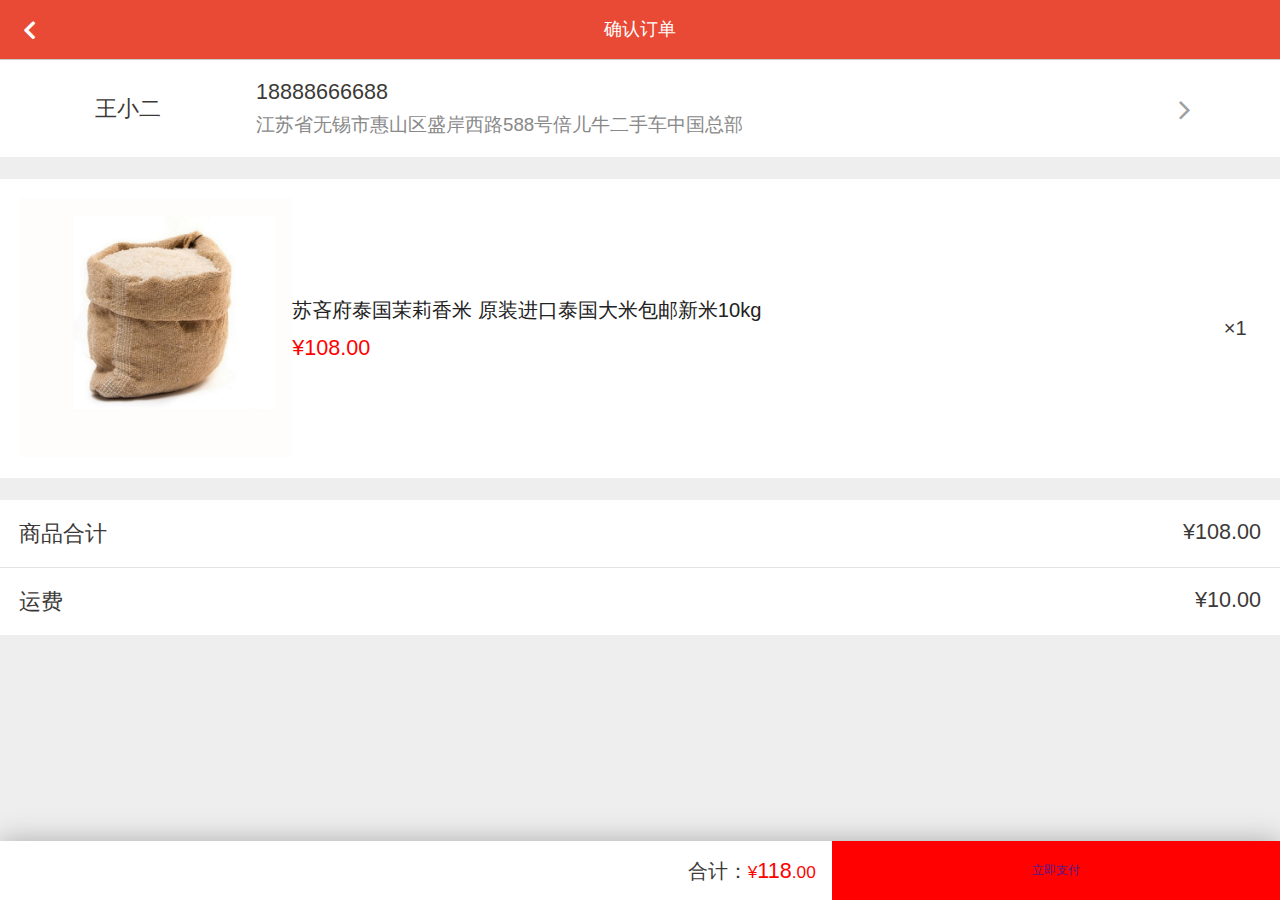
<file: index.html>
<!DOCTYPE html>
<html lang="en">
<head>
	<meta charset="UTF-8"/>
	<title>倍儿牛商城</title>
    <meta name="description" content=""/>
    <meta name="keywords" content=""/>
    <meta name="apple-mobile-web-app-capable" content="yes"/>
    <meta name="format-detection" content="telephone=no" />
    <link rel="stylesheet" type="text/css" href="./css/m.reset.css">
    <link rel="stylesheet" type="text/css" href="./css/m.icomoom.css">
    <link rel="stylesheet" type="text/css" href="./css/swiper.min.css">
    <link rel="stylesheet" type="text/css" href="./css/m.common.css">
    <link rel="stylesheet" type="text/css" href="./css/m.details.css">
    <link rel="stylesheet" type="text/css" href="./css/LArea.css">
    <script type="text/javascript">
        !function(N,M){function L(){var a=I.getBoundingClientRect().width;a/F>540&&(a=540*F);var d=a/10;I.style.fontSize=d+"px",D.rem=N.rem=d}var K,J=N.document,I=J.documentElement,H=J.querySelector('meta[name="viewport"]'),G=J.querySelector('meta[name="flexible"]'),F=0,E=0,D=M.flexible||(M.flexible={});if(H){console.warn("将根据已有的meta标签来设置缩放比例");var C=H.getAttribute("content").match(/initial\-scale=([\d\.]+)/);C&&(E=parseFloat(C[1]),F=parseInt(1/E))}else{if(G){var B=G.getAttribute("content");if(B){var A=B.match(/initial\-dpr=([\d\.]+)/),z=B.match(/maximum\-dpr=([\d\.]+)/);A&&(F=parseFloat(A[1]),E=parseFloat((1/F).toFixed(2))),z&&(F=parseFloat(z[1]),E=parseFloat((1/F).toFixed(2)))}}}if(!F&&!E){var y=N.navigator.userAgent,x=(!!y.match(/android/gi),!!y.match(/iphone/gi)),w=x&&!!y.match(/OS 9_3/),v=N.devicePixelRatio;F=x&&!w?v>=3&&(!F||F>=3)?3:v>=2&&(!F||F>=2)?2:1:1,E=1/F}if(I.setAttribute("data-dpr",F),!H){if(H=J.createElement("meta"),H.setAttribute("name","viewport"),H.setAttribute("content","initial-scale="+E+", maximum-scale="+E+", minimum-scale="+E+", user-scalable=no"),I.firstElementChild){I.firstElementChild.appendChild(H)}else{var u=J.createElement("div");u.appendChild(H),J.write(u.innerHTML)}}N.addEventListener("resize",function(){clearTimeout(K),K=setTimeout(L,300)},!1),N.addEventListener("pageshow",function(b){b.persisted&&(clearTimeout(K),K=setTimeout(L,300))},!1),"complete"===J.readyState?J.body.style.fontSize=12*F+"px":J.addEventListener("DOMContentLoaded",function(){J.body.style.fontSize=12*F+"px"},!1),L(),D.dpr=N.dpr=F,D.refreshRem=L,D.rem2px=function(d){var c=parseFloat(d)*this.rem;return"string"==typeof d&&d.match(/rem$/)&&(c+="px"),c},D.px2rem=function(d){var c=parseFloat(d)/this.rem;return"string"==typeof d&&d.match(/px$/)&&(c+="rem"),c}}(window,window.lib||(window.lib={}));
    </script>
    <script type="text/javascript" src="./js/zepto.min.js"></script>
    <script type="text/javascript" src="./js/swiper.jquery.min.js"></script>
    <script src="js/LAreaData1.js"></script>
    <script src="js/LAreaData2.js"></script>
    <script src="js/LArea.js"></script>
    <script type="text/javascript" src="./js/m.runing.js"></script>
    <script type="text/javascript" src="./js/m.touch.js"></script>

</head>
<body>
    <!-- 头部返回 -->
    <header class="common_head part_hidde">
        <a href="" class="head_return icon-angle-left"></a>
        <div class="head_content">
            确认订单
        </div>
    </header>
    <header class="common_head manage_contact_head" style="display: none;">
        <a href="javascript:;" class="head_return icon-angle-left"></a>
        <div class="head_content">
            管理收货地址
        </div>
    </header>
    <section class="confirm_order part_hidde">
        <div class="contact_desc">
            <div class="_order_user box_s">王小二</div>
            <div class="_order_txt">
                <div class="_order_tel">18888666688</div>
                <p class="_order_address">江苏省无锡市惠山区盛岸西路588号倍儿牛二手车中国总部</p>
            </div>
            <div class="_order_icon icon-angle-right"></div>
        </div>   
        <div class="_order_inform">
            <div class="goods_s_img">
                <img src="./images/test/details_slide_1.png" alt="">
            </div>
            <div class="goods_desc">
                <h3>苏吝府泰国茉莉香米 原装进口泰国大米包邮新米10kg</h3>
                <div class="price">
                    ¥<span>108.00</span>
                </div>
            </div>
            <div class="goods_count box_s">×<span>1</span></div>
        </div>
        <div class="goods_price_sum confirm_order_common">
            <p>商品合计</p>
            <div class="_price_txt">¥<span>108.00</span></div>
        </div>
        <div class="transport_price confirm_order_common">
            <p>运费</p>
            <div class="_price_txt">¥<span>10.00</span></div>
        </div>
        <ul class="confirm_order_btn">
            <li class="price_sum box_s">
                <p>合计：<span class="price_sum_txt">¥<i>118</i>.00</span></p>
            </li>
            <li class="buy">
                <a href="">立即支付</a>
            </li>
        </ul>
    </section>
    <section class="manage_contact_info common_section" style="display: none;">
        <ul class="manage_contact_info_list common_list">
            <li class="manage_user">
                <input type="text" value="王小二">
            </li>
            <li class="manage_tel">
                <input type="tel" value="18888666688" maxlength="11">
            </li>
            <li class="manage_address">
                <input type="text" id="manage_addr" readonly="readonly" value="江苏 无锡 惠山">
                <input id="value1" type="hidden" value="20,234,504">
            </li>
            <li class="manage_address_details">
                <input type="text" value="盛岸西路588号倍儿牛二手车中国总部">
            </li>
        </ul>
        <div class="manage_contact_info_btn common_btm">
            <button>保存收货地址</button>
        </div>
    </section>
    <div class="mask"></div>
    <div class="tip_mask"></div>
    <div class="tip_box">
        <div class="tip_box_img">
            <img src="./images/icon/tip_box_img.png" alt="">
        </div>
        <p class="tip_box_txt">确定取消购物订单？</p>
        <a href="" class="tip_box_btn return box_s">返回</a>
    </div>
</body>
</html>
</file>
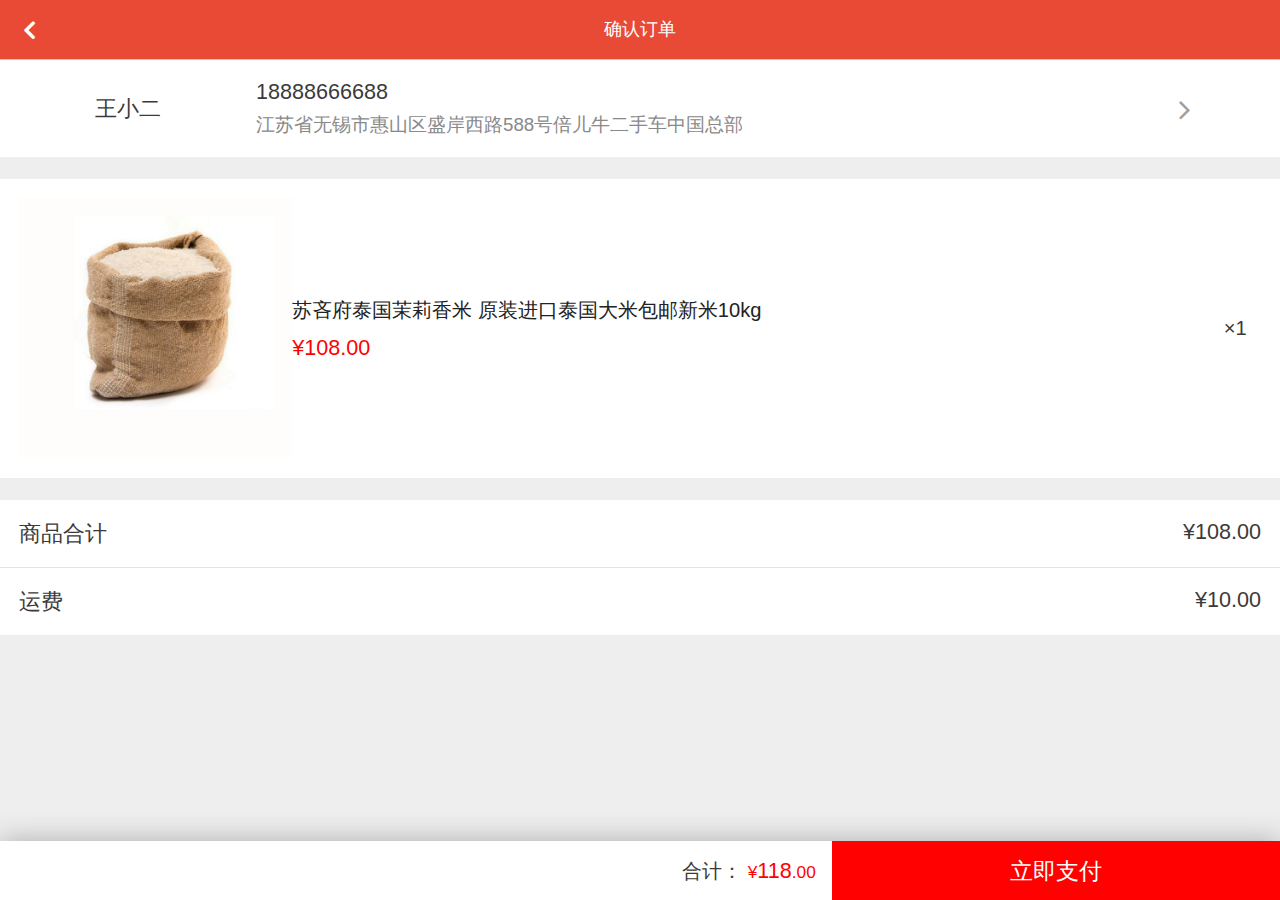
<file: confirm_order.html>
<!DOCTYPE html>
<html lang="en">
<head>
	<meta charset="UTF-8"/>
	<title>倍儿牛商城</title>
    <meta name="description" content=""/>
    <meta name="keywords" content=""/>
    <meta name="apple-mobile-web-app-capable" content="yes"/>
    <meta name="format-detection" content="telephone=no" />
    <meta name="viewport" content="width=device-width,initial-scale=1,maximum-scale=1,minimum-scale=1,user-scalable=no">
    <link rel="stylesheet" type="text/css" href="./css/m.reset.css">
    <link rel="stylesheet" type="text/css" href="./css/m.icomoom.css">
    <link rel="stylesheet" type="text/css" href="./css/swiper.min.css">
    <link rel="stylesheet" type="text/css" href="./css/m.common.css">
    <link rel="stylesheet" type="text/css" href="./css/m.details.css">
    <link rel="stylesheet" type="text/css" href="./css/LArea.css">
    <script type="text/javascript">
        !function(N,M){function L(){var a=I.getBoundingClientRect().width;a/F>540&&(a=540*F);var d=a/10;I.style.fontSize=d+"px",D.rem=N.rem=d}var K,J=N.document,I=J.documentElement,H=J.querySelector('meta[name="viewport"]'),G=J.querySelector('meta[name="flexible"]'),F=0,E=0,D=M.flexible||(M.flexible={});if(H){console.warn("将根据已有的meta标签来设置缩放比例");var C=H.getAttribute("content").match(/initial\-scale=([\d\.]+)/);C&&(E=parseFloat(C[1]),F=parseInt(1/E))}else{if(G){var B=G.getAttribute("content");if(B){var A=B.match(/initial\-dpr=([\d\.]+)/),z=B.match(/maximum\-dpr=([\d\.]+)/);A&&(F=parseFloat(A[1]),E=parseFloat((1/F).toFixed(2))),z&&(F=parseFloat(z[1]),E=parseFloat((1/F).toFixed(2)))}}}if(!F&&!E){var y=N.navigator.userAgent,x=(!!y.match(/android/gi),!!y.match(/iphone/gi)),w=x&&!!y.match(/OS 9_3/),v=N.devicePixelRatio;F=x&&!w?v>=3&&(!F||F>=3)?3:v>=2&&(!F||F>=2)?2:1:1,E=1/F}if(I.setAttribute("data-dpr",F),!H){if(H=J.createElement("meta"),H.setAttribute("name","viewport"),H.setAttribute("content","initial-scale="+E+", maximum-scale="+E+", minimum-scale="+E+", user-scalable=no"),I.firstElementChild){I.firstElementChild.appendChild(H)}else{var u=J.createElement("div");u.appendChild(H),J.write(u.innerHTML)}}N.addEventListener("resize",function(){clearTimeout(K),K=setTimeout(L,300)},!1),N.addEventListener("pageshow",function(b){b.persisted&&(clearTimeout(K),K=setTimeout(L,300))},!1),"complete"===J.readyState?J.body.style.fontSize=12*F+"px":J.addEventListener("DOMContentLoaded",function(){J.body.style.fontSize=12*F+"px"},!1),L(),D.dpr=N.dpr=F,D.refreshRem=L,D.rem2px=function(d){var c=parseFloat(d)*this.rem;return"string"==typeof d&&d.match(/rem$/)&&(c+="px"),c},D.px2rem=function(d){var c=parseFloat(d)/this.rem;return"string"==typeof d&&d.match(/px$/)&&(c+="rem"),c}}(window,window.lib||(window.lib={}));
    </script>
    <script type="text/javascript" src="./js/zepto.min.js"></script>
    <script type="text/javascript" src="./js/swiper.jquery.min.js"></script>
    <script type="text/javascript" src="./js/LAreaData1.js"></script>
    <script type="text/javascript" src="./js/LAreaData2.js"></script>
    <script type="text/javascript" src="./js/LArea.js"></script>
    <script type="text/javascript" src="./js/m.runing.js"></script>
    <script type="text/javascript" src="./js/m.touch.js"></script>

</head>
<body>
    <!-- 头部返回 -->
    <header class="common_head part_hidde">
        <a href="" class="head_return icon-angle-left"></a>
        <div class="head_content">
            确认订单
        </div>
    </header>
    <header class="common_head manage_contact_head" style="display: none;">
        <a href="javascript:history.go(-1);" class="link_referrer head_return icon-angle-left"></a>
        <div class="head_content">
            管理收货地址
        </div>
    </header>
    <section class="confirm_order part_hidde">
        <form action="" method="post">
            <div class="contact_desc">
                <div class="_order_user box_s">王小二</div>
                <input type="hidden" class="_order_user" value="王小二" name="name">
                <div class="_order_txt">
                    <div class="_order_tel">18888666688</div>
                    <input type="hidden" class="_order_tel" value="18866999987" name="mobile">
                    <p class="_order_address">江苏省无锡市惠山区盛岸西路588号倍儿牛二手车中国总部</p>
                    <input type="hidden" class="_order_address" value="江苏省无锡市惠山区盛岸西路588号倍儿牛二手车中国总部" name="address">
                </div>
                <div class="_order_icon icon-angle-right"></div>
            </div>   
            <div class="_order_inform">
                <div class="goods_s_img">
                    <img src="./images/test/details_slide_1.png" alt="">
                </div>
                <div class="goods_desc">
                    <h3>苏吝府泰国茉莉香米 原装进口泰国大米包邮新米10kg</h3>
                    <div class="price">
                        ¥<span>108.00</span>
                    </div>
                </div>
                <div class="goods_count box_s">
                 ×<span>1</span>
                </div>
            </div>
            <div class="goods_price_sum confirm_order_common">
                <p>商品合计</p>
                <div class="_price_txt">¥<span>108.00</span></div>
                <input type="hidden" value="108.00" name="goods_sum_price">
            </div>
            <div class="transport_price confirm_order_common">
                <p>运费</p>
                <div class="_price_txt">¥<span>10.00</span></div>
                <input type="hidden" value="10.00" name="transport_price">
            </div>
            <ul class="confirm_order_btn">
                <li class="price_sum box_s">
                    <p>合计：
                        <span class="price_sum_txt">¥<i>118</i>.00</span>
                        <input type="hidden" value="118.00" name="price_sum">
                    </p>
                </li>
                <li class="buy">
                    <button type="submit">立即支付</button>
                </li>
            </ul>
        </form> 
    </section>
    <section class="manage_contact_info common_section" style="display: none;">
        <ul class="manage_contact_info_list common_list">
            <li class="manage_user">
                <input type="text" value="王小二">
            </li>
            <li class="manage_tel">
                <input type="tel" value="18888666688" maxlength="11">
            </li>
            <li class="manage_address">
                <input type="text" id="manage_addr" readonly="readonly" value="江苏 无锡 惠山">
                <input id="value1" type="hidden" value="20,234,504">
            </li>
            <li class="manage_address_details">
                <input type="text" value="盛岸西路588号倍儿牛二手车中国总部">
            </li>
        </ul>
        <div class="manage_contact_info_btn common_btm">
            <button>保存收货地址</button>
        </div>
    </section>
    <div class="mask"></div>
    <div class="tip_mask"></div>
    <div class="tip_box">
        <div class="tip_box_img">
            <img src="./images/icon/tip_box_img.png" alt="">
        </div>
        <p class="tip_box_txt"></p>
        <a href="javascript:;" class="tip_box_btn return box_s">返回</a>
    </div>
</body>
</html>
</file>
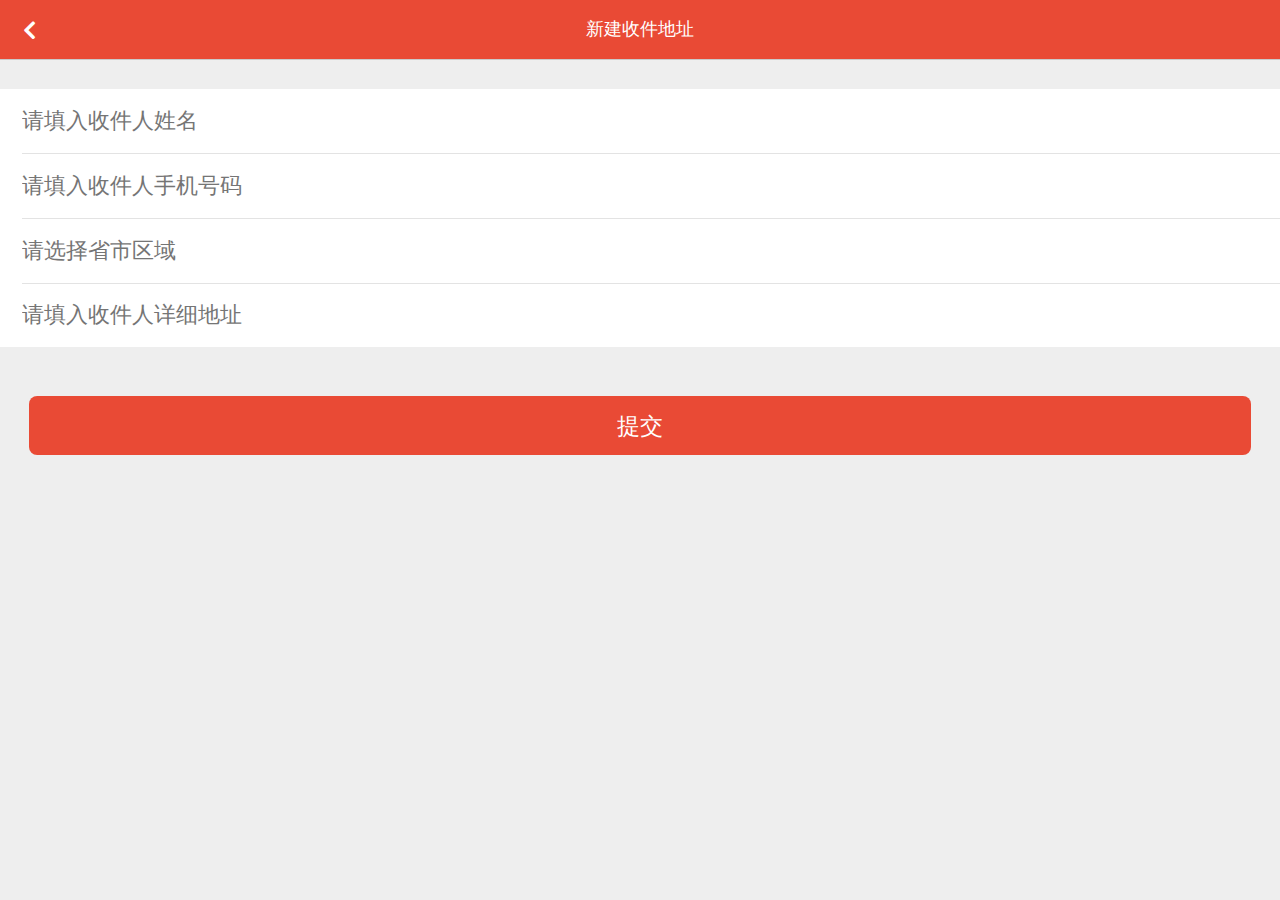
<file: creat_address.html>
<!DOCTYPE html>
<html lang="en">
<head>
	<meta charset="UTF-8"/>
	<title>倍儿牛商城</title>
    <meta name="description" content=""/>
    <meta name="keywords" content=""/>
    <meta name="apple-mobile-web-app-capable" content="yes"/>
    <meta name="format-detection" content="telephone=no" />
    <meta name="viewport" content="width=device-width,initial-scale=1,maximum-scale=1,minimum-scale=1,user-scalable=no">
    <link rel="stylesheet" type="text/css" href="./css/m.reset.css">
    <link rel="stylesheet" type="text/css" href="./css/m.icomoom.css">
    <link rel="stylesheet" type="text/css" href="./css/swiper.min.css">
    <link rel="stylesheet" type="text/css" href="./css/m.common.css">
    <link rel="stylesheet" type="text/css" href="./css/m.details.css">
    <link rel="stylesheet" type="text/css" href="./css/LArea.css">
    <script type="text/javascript">
        !function(N,M){function L(){var a=I.getBoundingClientRect().width;a/F>540&&(a=540*F);var d=a/10;I.style.fontSize=d+"px",D.rem=N.rem=d}var K,J=N.document,I=J.documentElement,H=J.querySelector('meta[name="viewport"]'),G=J.querySelector('meta[name="flexible"]'),F=0,E=0,D=M.flexible||(M.flexible={});if(H){console.warn("将根据已有的meta标签来设置缩放比例");var C=H.getAttribute("content").match(/initial\-scale=([\d\.]+)/);C&&(E=parseFloat(C[1]),F=parseInt(1/E))}else{if(G){var B=G.getAttribute("content");if(B){var A=B.match(/initial\-dpr=([\d\.]+)/),z=B.match(/maximum\-dpr=([\d\.]+)/);A&&(F=parseFloat(A[1]),E=parseFloat((1/F).toFixed(2))),z&&(F=parseFloat(z[1]),E=parseFloat((1/F).toFixed(2)))}}}if(!F&&!E){var y=N.navigator.userAgent,x=(!!y.match(/android/gi),!!y.match(/iphone/gi)),w=x&&!!y.match(/OS 9_3/),v=N.devicePixelRatio;F=x&&!w?v>=3&&(!F||F>=3)?3:v>=2&&(!F||F>=2)?2:1:1,E=1/F}if(I.setAttribute("data-dpr",F),!H){if(H=J.createElement("meta"),H.setAttribute("name","viewport"),H.setAttribute("content","initial-scale="+E+", maximum-scale="+E+", minimum-scale="+E+", user-scalable=no"),I.firstElementChild){I.firstElementChild.appendChild(H)}else{var u=J.createElement("div");u.appendChild(H),J.write(u.innerHTML)}}N.addEventListener("resize",function(){clearTimeout(K),K=setTimeout(L,300)},!1),N.addEventListener("pageshow",function(b){b.persisted&&(clearTimeout(K),K=setTimeout(L,300))},!1),"complete"===J.readyState?J.body.style.fontSize=12*F+"px":J.addEventListener("DOMContentLoaded",function(){J.body.style.fontSize=12*F+"px"},!1),L(),D.dpr=N.dpr=F,D.refreshRem=L,D.rem2px=function(d){var c=parseFloat(d)*this.rem;return"string"==typeof d&&d.match(/rem$/)&&(c+="px"),c},D.px2rem=function(d){var c=parseFloat(d)/this.rem;return"string"==typeof d&&d.match(/px$/)&&(c+="rem"),c}}(window,window.lib||(window.lib={}));
    </script>
    <script type="text/javascript" src="./js/zepto.min.js"></script>
    <script type="text/javascript" src="./js/swiper.jquery.min.js"></script>
    <script type="text/javascript" src="./js/LAreaData1.js"></script>
    <script type="text/javascript" src="./js/LAreaData2.js"></script>
    <script type="text/javascript" src="./js/LArea.js"></script>
    <script type="text/javascript" src="./js/m.runing.js"></script>
    <script type="text/javascript" src="./js/m.touch.js"></script>

</head>
<body>
    <!-- 头部返回 -->
    <header class="common_head part_hidde">
        <a href="javascript:history.go(-1);" class="link_referrer head_return icon-angle-left"></a>
        <div class="head_content">
            新建收件地址
        </div>
    </header>
    <section class="creat_contact_info common_section">
        <form action="" method="post" onsubmit="return creat_address();">
            <ul class="creat_contact_info_list common_list">
                <li class="creat_user">
                    <input type="text" name="name" value="" placeholder="请填入收件人姓名">
                </li>
                <li class="creat_tel">
                    <input type="tel" name="mobile" value="" maxlength="11" placeholder="请填入收件人手机号码">
                </li>
                <li class="creat_address">
                    <input type="text" id="manage_addr" readonly="readonly" name="area" placeholder="请选择省市区域">
                    <input id="value1" type="hidden" value="20,234,504">
                </li>
                <li class="creat_address_details">
                    <input type="text" name="address_details" value="" placeholder="请填入收件人详细地址">
                </li>
            </ul>
            <div class="creat_contact_info_btn common_btm">
                <button type="submit">提交</button>
            </div>
        </form>
    </section>
    <div class="tip_mask"></div>
    <div class="tip_box">
        <div class="tip_box_img">
            <img src="./images/icon/tip_box_img.png" alt="">
        </div>
        <p class="tip_box_txt"></p>
        <a href="javascript:;" class="tip_box_btn return box_s">返回</a>
    </div>
</body>
</html>
</file>
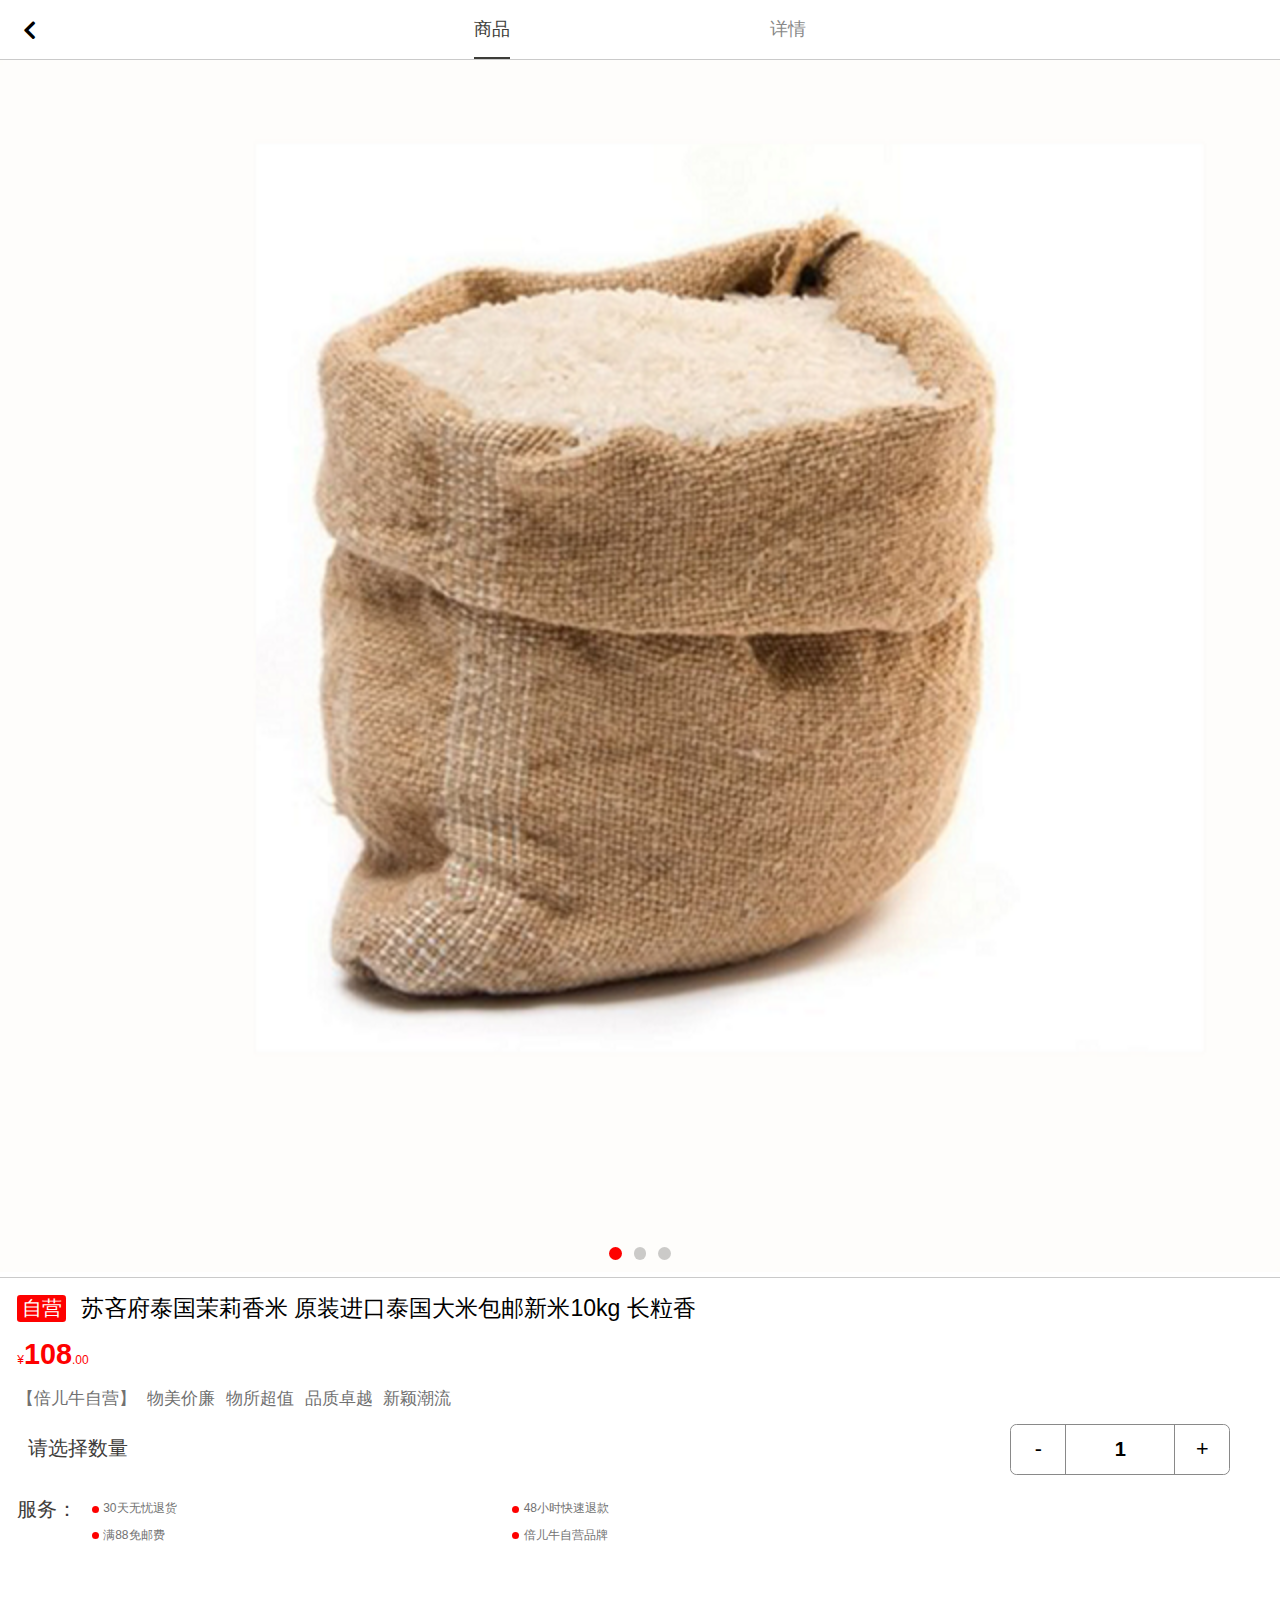
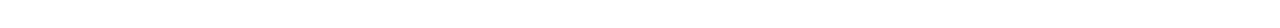
<file: details.html>
<!DOCTYPE html>
<html lang="en">
<head>
	<meta charset="UTF-8"/>
	<title>倍儿牛商城</title>
    <meta name="description" content=""/>
    <meta name="keywords" content=""/>
    <meta name="apple-mobile-web-app-capable" content="yes"/>
    <meta name="format-detection" content="telephone=no" />
    <meta name="viewport" content="width=device-width,initial-scale=1,maximum-scale=1,minimum-scale=1,user-scalable=0">
    <link rel="stylesheet" type="text/css" href="./css/m.reset.css">
    <link rel="stylesheet" type="text/css" href="./css/m.icomoom.css">
    <link rel="stylesheet" type="text/css" href="./css/swiper.min.css">
    <link rel="stylesheet" type="text/css" href="./css/m.common.css">
    <link rel="stylesheet" type="text/css" href="./css/m.details.css">
    <link rel="stylesheet" type="text/css" href="./css/LArea.css">
    <script type="text/javascript">
        !function(N,M){function L(){var a=I.getBoundingClientRect().width;a/F>540&&(a=540*F);var d=a/10;I.style.fontSize=d+"px",D.rem=N.rem=d}var K,J=N.document,I=J.documentElement,H=J.querySelector('meta[name="viewport"]'),G=J.querySelector('meta[name="flexible"]'),F=0,E=0,D=M.flexible||(M.flexible={});if(H){console.warn("将根据已有的meta标签来设置缩放比例");var C=H.getAttribute("content").match(/initial\-scale=([\d\.]+)/);C&&(E=parseFloat(C[1]),F=parseInt(1/E))}else{if(G){var B=G.getAttribute("content");if(B){var A=B.match(/initial\-dpr=([\d\.]+)/),z=B.match(/maximum\-dpr=([\d\.]+)/);A&&(F=parseFloat(A[1]),E=parseFloat((1/F).toFixed(2))),z&&(F=parseFloat(z[1]),E=parseFloat((1/F).toFixed(2)))}}}if(!F&&!E){var y=N.navigator.userAgent,x=(!!y.match(/android/gi),!!y.match(/iphone/gi)),w=x&&!!y.match(/OS 9_3/),v=N.devicePixelRatio;F=x&&!w?v>=3&&(!F||F>=3)?3:v>=2&&(!F||F>=2)?2:1:1,E=1/F}if(I.setAttribute("data-dpr",F),!H){if(H=J.createElement("meta"),H.setAttribute("name","viewport"),H.setAttribute("content","initial-scale="+E+", maximum-scale="+E+", minimum-scale="+E+", user-scalable=no"),I.firstElementChild){I.firstElementChild.appendChild(H)}else{var u=J.createElement("div");u.appendChild(H),J.write(u.innerHTML)}}N.addEventListener("resize",function(){clearTimeout(K),K=setTimeout(L,300)},!1),N.addEventListener("pageshow",function(b){b.persisted&&(clearTimeout(K),K=setTimeout(L,300))},!1),"complete"===J.readyState?J.body.style.fontSize=12*F+"px":J.addEventListener("DOMContentLoaded",function(){J.body.style.fontSize=12*F+"px"},!1),L(),D.dpr=N.dpr=F,D.refreshRem=L,D.rem2px=function(d){var c=parseFloat(d)*this.rem;return"string"==typeof d&&d.match(/rem$/)&&(c+="px"),c},D.px2rem=function(d){var c=parseFloat(d)/this.rem;return"string"==typeof d&&d.match(/px$/)&&(c+="rem"),c}}(window,window.lib||(window.lib={}));
    </script>
    <script type="text/javascript" src="./js/zepto.min.js"></script>
    <script type="text/javascript" src="./js/swiper.jquery.min.js"></script>
    <script type="text/javascript" src="./js/m.runing.js"></script>
    <script type="text/javascript" src="./js/m.touch.js"></script>
</head>
<body>
    <!-- 商品详情头部 -->
	<header class="details_head common_head">
        <a href="javascript:history.go(-1);"  class="link_referrer head_return icon-angle-left" onclick="break_url();"></a>
        <div class="switch_con head_content">
            <ul class="switch_inner">
                <li class="current box_s">商品</li>
                <li class="box_s">详情</li>
            </ul>
        </div>
    </header>
    <!-- 商品详情主体 -->
        <!-- 商品介绍 --> 
     <form action="" method="post">    
        <section class="details_main details_desc_con">
            <div class="details_slide swiper-details">
                <ul class="swiper-wrapper">
                    <li class="swiper-slide">
                        <img src="./images/test/details_slide_1.png" alt="">
                    </li>
                    <li class="swiper-slide">
                        <img src="./images/test/details_slide_2.png" alt="">
                    </li>
                    <li class="swiper-slide">
                        <img src="./images/test/details_slide_3.png" alt="">
                    </li>
                </ul>
                 <div class="details_slide_control swiper-pagination"></div>
            </div> 
            <div class="details_desc_inner">
                <div class="details_title">
                    <p>自营</p>
                    <h3>苏吝府泰国茉莉香米 原装进口泰国大米包邮新米10kg 长粒香</h3>
                    <input type="hidden" value="" name="">
                </div>
                <p class="details_price">
                    ¥<strong>108</strong>.00
                    <input type="hidden" name="details_price">
                </p>
                <p class="details_slogn">
                    <span>【倍儿牛自营】</span><span>物美价廉</span><span>物所超值</span><span>品质卓越</span><span>新颖潮流</span>
                </p>
                <div class="details_count">
                    <p class="details_count_txt">请选择数量</p>
                    <div class="details_count_d">
                        <div class="count_r">-</div>
                        <input type="tel" class="counts" readonly="readonly" value="1" name="counts"></input>
                        <div class="count_add">+</div>
                    </div>
                </div>
                <div class="details_service">
                    <p class="details_service_tit">服务：</p>
                    <ul class="details_service_txt">
                        <li>
                        <span><i></i>30天无忧退货</span><span><i></i>48小时快速退款</span></li>
                        <li><span><i></i>满88免邮费</span><span><i></i>倍儿牛自营品牌</span></li>
                    </ul>
                </div>
            </div> 
        </section> 
        <section class="details_main details_img_con">
            <video src="http://bnsimg.beierniu.com/bns/beierniu.mp4" width="100%" controls="controls" id="details_video">
            </video>
            <div class="details_img_box">
                <img src="./images/test/details_img_1.png" alt="">
            </div>
        </section>  
        <ul class="details_btn">
            <li class="details_tel">
                <a href="tel:4000510700">
                    <i></i>400-0510-700
                </a>
            </li>
            <li class="details_buy">
                <button type="submit">立即购买</button>
            </li>
        </ul>
    </form>  
</body>
</html>
</file>
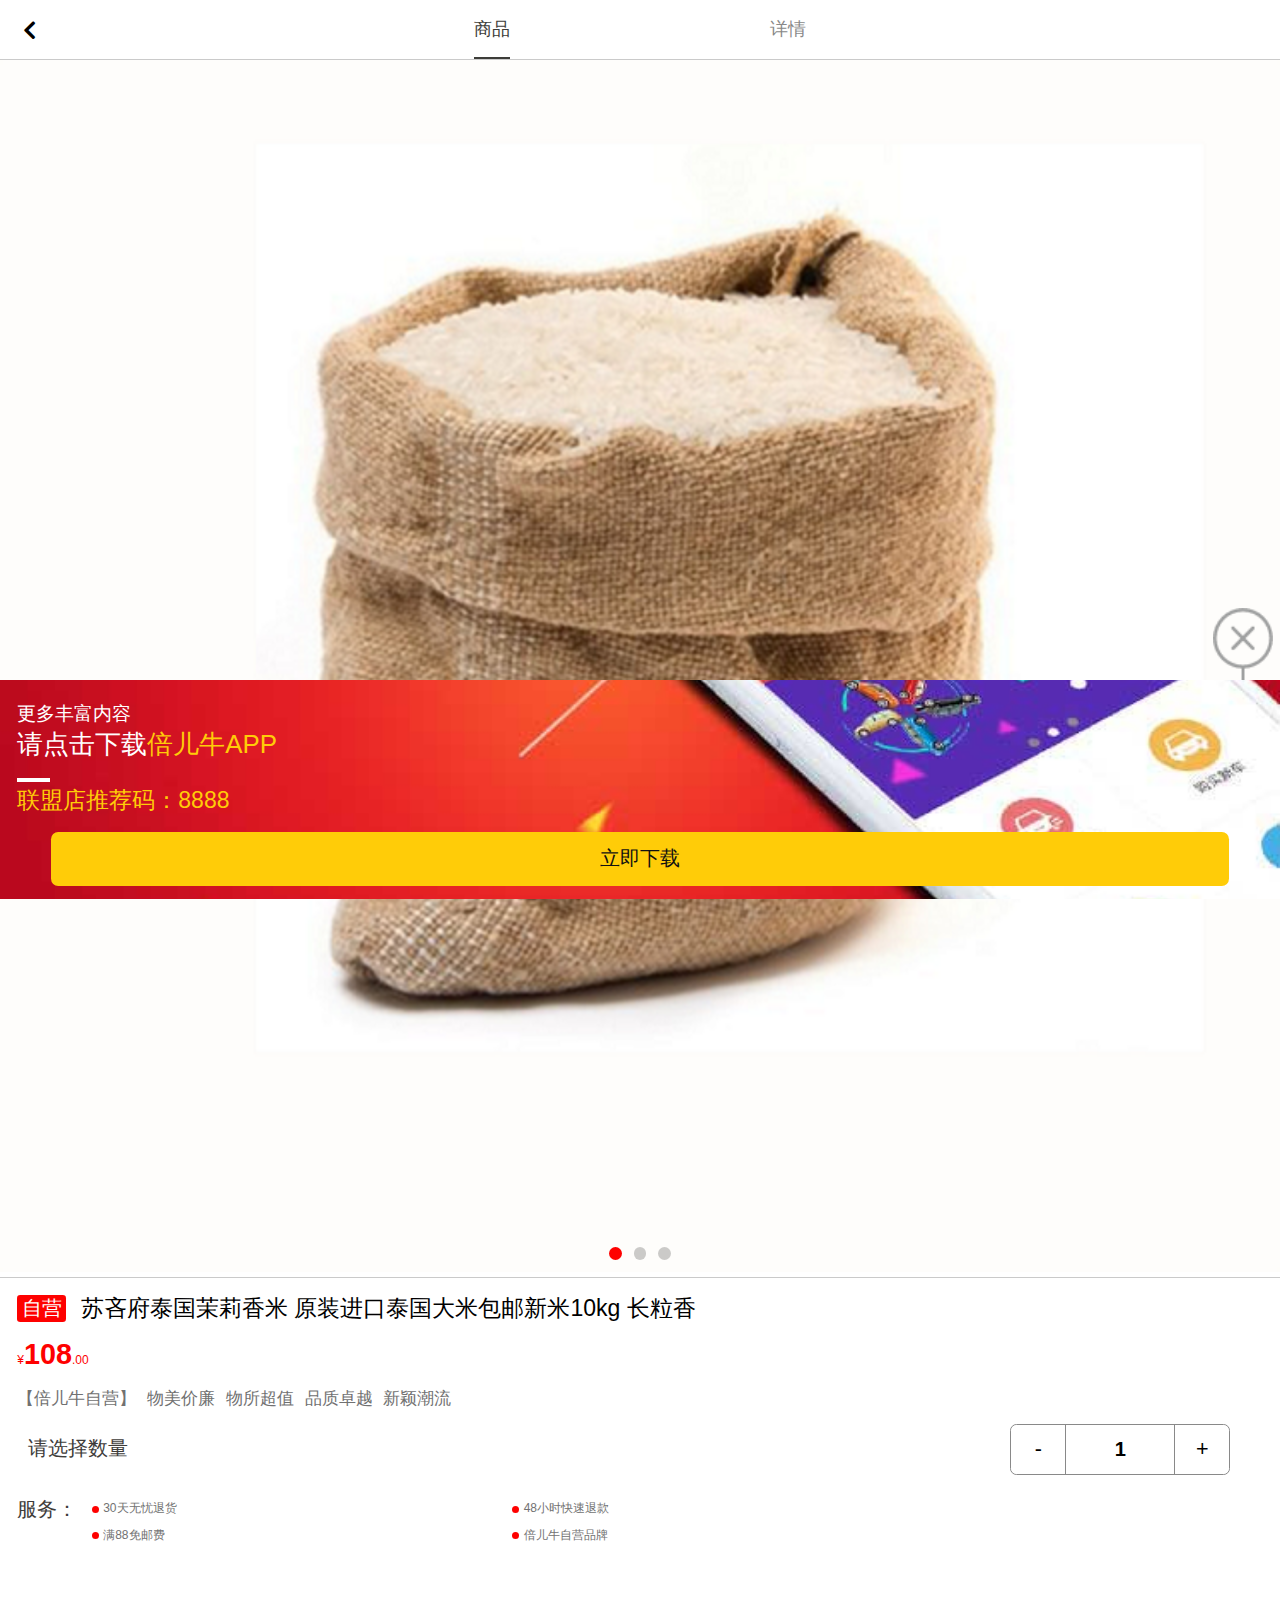
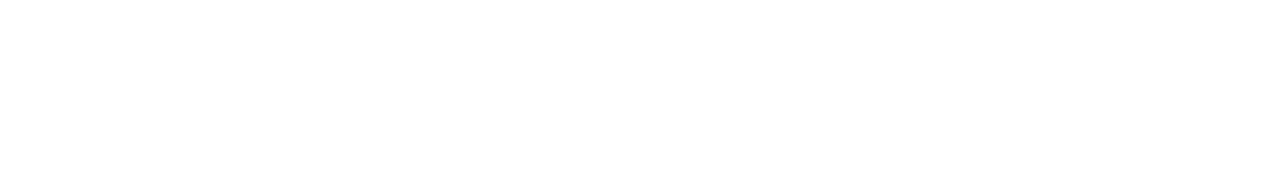
<file: details_push.html>
<!DOCTYPE html>
<html lang="en">
<head>
	<meta charset="UTF-8"/>
	<title>倍儿牛商城</title>
    <meta name="description" content=""/>
    <meta name="keywords" content=""/>
    <meta name="apple-mobile-web-app-capable" content="yes"/>
    <meta name="format-detection" content="telephone=no" />
    <meta name="viewport" content="width=device-width,initial-scale=1,maximum-scale=1,minimum-scale=1,user-scalable=0">
    <link rel="stylesheet" type="text/css" href="./css/m.reset.css">
    <link rel="stylesheet" type="text/css" href="./css/m.icomoom.css">
    <link rel="stylesheet" type="text/css" href="./css/swiper.min.css">
    <link rel="stylesheet" type="text/css" href="./css/m.common.css">
    <link rel="stylesheet" type="text/css" href="./css/m.details.css">
    <link rel="stylesheet" type="text/css" href="./css/LArea.css">
    <script type="text/javascript">
        !function(N,M){function L(){var a=I.getBoundingClientRect().width;a/F>540&&(a=540*F);var d=a/10;I.style.fontSize=d+"px",D.rem=N.rem=d}var K,J=N.document,I=J.documentElement,H=J.querySelector('meta[name="viewport"]'),G=J.querySelector('meta[name="flexible"]'),F=0,E=0,D=M.flexible||(M.flexible={});if(H){console.warn("将根据已有的meta标签来设置缩放比例");var C=H.getAttribute("content").match(/initial\-scale=([\d\.]+)/);C&&(E=parseFloat(C[1]),F=parseInt(1/E))}else{if(G){var B=G.getAttribute("content");if(B){var A=B.match(/initial\-dpr=([\d\.]+)/),z=B.match(/maximum\-dpr=([\d\.]+)/);A&&(F=parseFloat(A[1]),E=parseFloat((1/F).toFixed(2))),z&&(F=parseFloat(z[1]),E=parseFloat((1/F).toFixed(2)))}}}if(!F&&!E){var y=N.navigator.userAgent,x=(!!y.match(/android/gi),!!y.match(/iphone/gi)),w=x&&!!y.match(/OS 9_3/),v=N.devicePixelRatio;F=x&&!w?v>=3&&(!F||F>=3)?3:v>=2&&(!F||F>=2)?2:1:1,E=1/F}if(I.setAttribute("data-dpr",F),!H){if(H=J.createElement("meta"),H.setAttribute("name","viewport"),H.setAttribute("content","initial-scale="+E+", maximum-scale="+E+", minimum-scale="+E+", user-scalable=no"),I.firstElementChild){I.firstElementChild.appendChild(H)}else{var u=J.createElement("div");u.appendChild(H),J.write(u.innerHTML)}}N.addEventListener("resize",function(){clearTimeout(K),K=setTimeout(L,300)},!1),N.addEventListener("pageshow",function(b){b.persisted&&(clearTimeout(K),K=setTimeout(L,300))},!1),"complete"===J.readyState?J.body.style.fontSize=12*F+"px":J.addEventListener("DOMContentLoaded",function(){J.body.style.fontSize=12*F+"px"},!1),L(),D.dpr=N.dpr=F,D.refreshRem=L,D.rem2px=function(d){var c=parseFloat(d)*this.rem;return"string"==typeof d&&d.match(/rem$/)&&(c+="px"),c},D.px2rem=function(d){var c=parseFloat(d)/this.rem;return"string"==typeof d&&d.match(/px$/)&&(c+="rem"),c}}(window,window.lib||(window.lib={}));
    </script>
    <script type="text/javascript" src="./js/zepto.min.js"></script>
    <script type="text/javascript" src="./js/swiper.jquery.min.js"></script>
    <script type="text/javascript" src="./js/m.runing.js"></script>
    <script type="text/javascript" src="./js/m.touch.js"></script>
		<scrip type="text/javascript">

		</scrip>
</head>
<body>
    <!-- 商品详情头部 -->
	<header class="details_head common_head">
        <a href="javascript:history.go(-1);"  class="link_referrer head_return icon-angle-left" onclick="break_url();"></a>
        <div class="switch_con head_content">
            <ul class="switch_inner">
                <li class="current box_s">商品</li>
                <li class="box_s">详情</li>
            </ul>
        </div>
    </header>
    <!-- 商品详情主体 -->
        <!-- 商品介绍 -->
     <form action="" method="post">
        <section class="details_main details_desc_con details_push_desc_con">
            <div class="details_slide swiper-details">
                <ul class="swiper-wrapper">
                    <li class="swiper-slide">
                        <img src="./images/test/details_slide_1.png" alt="">
                    </li>
                    <li class="swiper-slide">
                        <img src="./images/test/details_slide_2.png" alt="">
                    </li>
                    <li class="swiper-slide">
                        <img src="./images/test/details_slide_3.png" alt="">
                    </li>
                </ul>
                 <div class="details_slide_control swiper-pagination"></div>
            </div>
            <div class="details_desc_inner">
                <div class="details_title">
                    <p>自营</p>
                    <h3>苏吝府泰国茉莉香米 原装进口泰国大米包邮新米10kg 长粒香</h3>
                    <input type="hidden" value="" name="">
                </div>
                <p class="details_price">
                    ¥<strong>108</strong>.00
                    <input type="hidden" name="details_price">
                </p>
                <p class="details_slogn">
                    <span>【倍儿牛自营】</span><span>物美价廉</span><span>物所超值</span><span>品质卓越</span><span>新颖潮流</span>
                </p>
                <div class="details_count">
                    <p class="details_count_txt">请选择数量</p>
                    <div class="details_count_d">
                        <div class="count_r">-</div>
                        <input type="tel" class="counts" readonly="readonly" value="1" name="counts"></input>
                        <div class="count_add">+</div>
                    </div>
                </div>
                <div class="details_service">
                    <p class="details_service_tit">服务：</p>
                    <ul class="details_service_txt">
                        <li>
                        <span><i></i>30天无忧退货</span><span><i></i>48小时快速退款</span></li>
                        <li><span><i></i>满88免邮费</span><span><i></i>倍儿牛自营品牌</span></li>
                    </ul>
                </div>
            </div>
        </section>
        <section class="details_main details_img_con details_push_desc_con">
            <video src="http://bnsimg.beierniu.com/bns/beierniu.mp4" width="100%" controls="controls" id="details_video">
            </video>
            <div class="details_img_box">
                <img src="./images/test/details_img_2.jpg" alt="">
            </div>
        </section>
        <ul class="details_btn">
            <li class="details_tel" style="width: 100%;">
                <a href="tel:4000510700">
                    <i></i>400-0510-700
                </a>
            </li>
        </ul>
    </form>
    <section class="details_push">
			<div class="details_push_change clearfix">
					<span class="open hidden"></span> <span class="close"></span>
			</div>
			<div class="details_push_inner">
        <div class="details_push_content">
            <p class="txt_top">更多丰富内容</p>
            <p class="txt_center">请点击下载<span>倍儿牛APP</span></p>
            <div class="details_push_line"></div>
            <p class="txt_bottom">联盟店推荐码：8888</p>
        </div>
        <div class="details_push_btn">
            <button>立即下载</button>
        </div>
			</div>
    </section>
    <section class="details_push_tip">
        <div class="details_push_tip_content">
            <div class="_push_tip_top">
                <p>请牢记您的联盟店推荐码</p>
                <h2>推荐码：8888</h2>
            </div>
            <div class="_push_tip_link">
                <a href="">确定</a>
            </div>
        </div>
    </section>
</body>
</html>
</file>
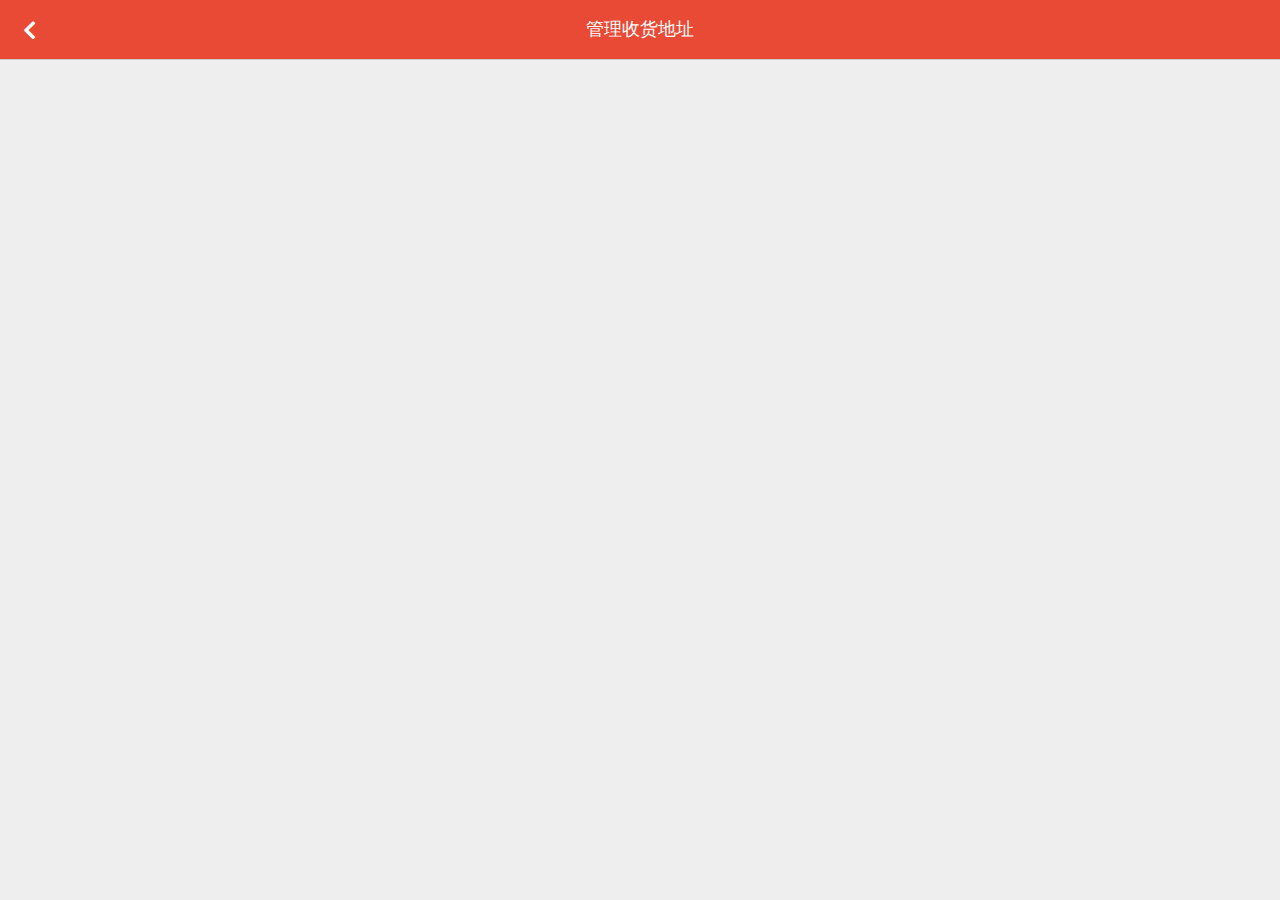
<file: index_1.html>
<!DOCTYPE html>
<html lang="en">
<head>
	<meta charset="UTF-8"/>
	<title>倍儿牛商城</title>
    <meta name="description" content=""/>
    <meta name="keywords" content=""/>
    <meta name="apple-mobile-web-app-capable" content="yes"/>
    <meta name="format-detection" content="telephone=no" />
    <link rel="stylesheet" type="text/css" href="./css/m.reset.css">
    <link rel="stylesheet" type="text/css" href="./css/m.icomoom.css">
    <link rel="stylesheet" type="text/css" href="./css/swiper.min.css">
    <link rel="stylesheet" type="text/css" href="./css/m.common.css">
    <link rel="stylesheet" type="text/css" href="./css/m.details.css">
    <script type="text/javascript">
        !function(N,M){function L(){var a=I.getBoundingClientRect().width;a/F>540&&(a=540*F);var d=a/10;I.style.fontSize=d+"px",D.rem=N.rem=d}var K,J=N.document,I=J.documentElement,H=J.querySelector('meta[name="viewport"]'),G=J.querySelector('meta[name="flexible"]'),F=0,E=0,D=M.flexible||(M.flexible={});if(H){console.warn("将根据已有的meta标签来设置缩放比例");var C=H.getAttribute("content").match(/initial\-scale=([\d\.]+)/);C&&(E=parseFloat(C[1]),F=parseInt(1/E))}else{if(G){var B=G.getAttribute("content");if(B){var A=B.match(/initial\-dpr=([\d\.]+)/),z=B.match(/maximum\-dpr=([\d\.]+)/);A&&(F=parseFloat(A[1]),E=parseFloat((1/F).toFixed(2))),z&&(F=parseFloat(z[1]),E=parseFloat((1/F).toFixed(2)))}}}if(!F&&!E){var y=N.navigator.userAgent,x=(!!y.match(/android/gi),!!y.match(/iphone/gi)),w=x&&!!y.match(/OS 9_3/),v=N.devicePixelRatio;F=x&&!w?v>=3&&(!F||F>=3)?3:v>=2&&(!F||F>=2)?2:1:1,E=1/F}if(I.setAttribute("data-dpr",F),!H){if(H=J.createElement("meta"),H.setAttribute("name","viewport"),H.setAttribute("content","initial-scale="+E+", maximum-scale="+E+", minimum-scale="+E+", user-scalable=no"),I.firstElementChild){I.firstElementChild.appendChild(H)}else{var u=J.createElement("div");u.appendChild(H),J.write(u.innerHTML)}}N.addEventListener("resize",function(){clearTimeout(K),K=setTimeout(L,300)},!1),N.addEventListener("pageshow",function(b){b.persisted&&(clearTimeout(K),K=setTimeout(L,300))},!1),"complete"===J.readyState?J.body.style.fontSize=12*F+"px":J.addEventListener("DOMContentLoaded",function(){J.body.style.fontSize=12*F+"px"},!1),L(),D.dpr=N.dpr=F,D.refreshRem=L,D.rem2px=function(d){var c=parseFloat(d)*this.rem;return"string"==typeof d&&d.match(/rem$/)&&(c+="px"),c},D.px2rem=function(d){var c=parseFloat(d)/this.rem;return"string"==typeof d&&d.match(/px$/)&&(c+="rem"),c}}(window,window.lib||(window.lib={}));
    </script>
    <script type="text/javascript" src="./js/zepto.min.js"></script>
    <script type="text/javascript" src="./js/swiper.jquery.min.js"></script>
    <script type="text/javascript" src="./js/m.runing.js"></script>
    <script type="text/javascript" src="./js/m.touch.js"></script>
</head>
<body>
    <!-- 头部返回 -->
    <header class="common_head">
        <a href="" class="head_return icon-angle-left"></a>
        <div class="head_content">
            管理收货地址
        </div>
    </header>
    
</body>
</html>
</file>
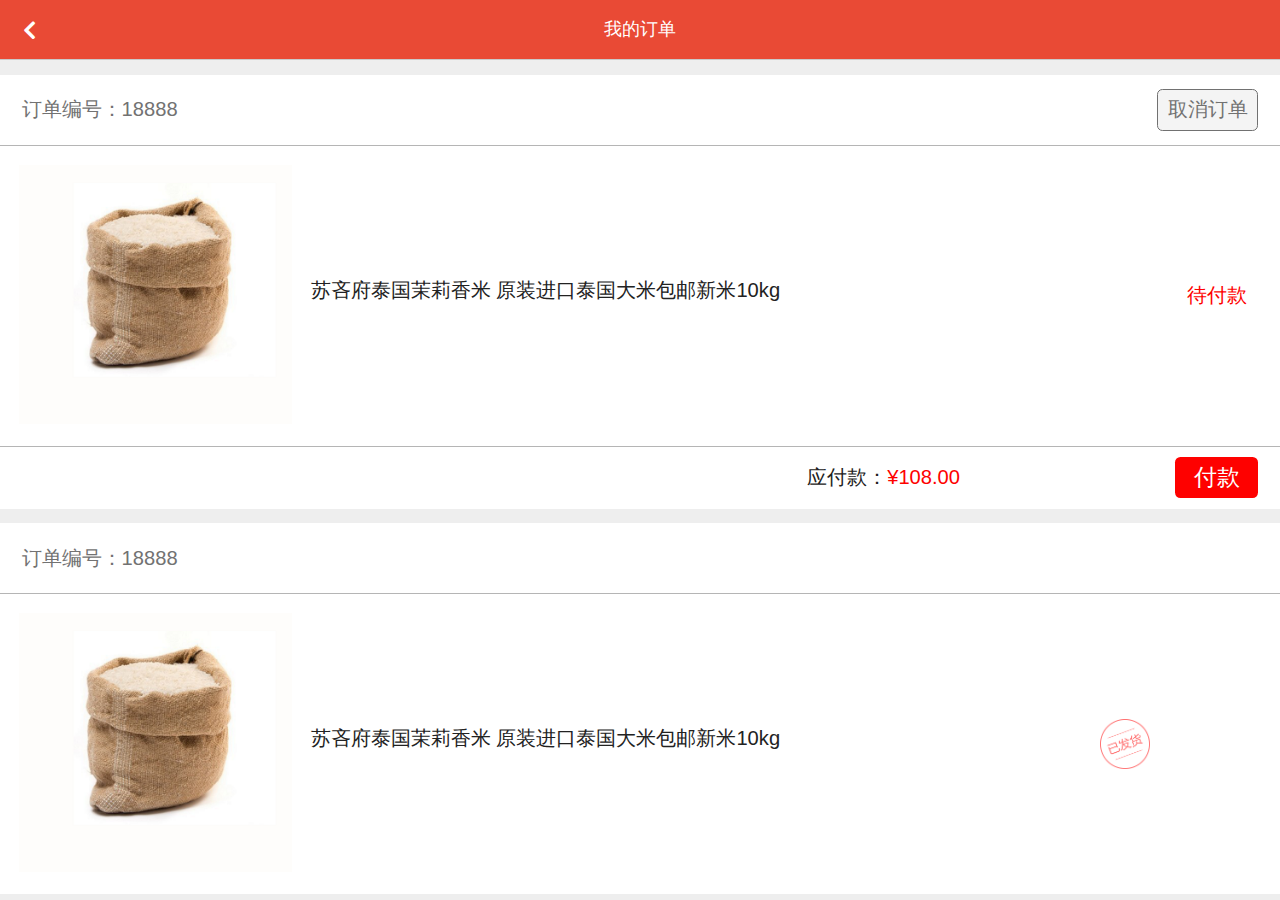
<file: my_order.html>
<!DOCTYPE html>
<html lang="en">
<head>
	<meta charset="UTF-8"/>
	<title>倍儿牛商城</title>
    <meta name="description" content=""/>
    <meta name="keywords" content=""/>
    <meta name="apple-mobile-web-app-capable" content="yes"/>
    <meta name="format-detection" content="telephone=no" />
    <meta name="viewport" content="width=device-width,initial-scale=1,maximum-scale=1,minimum-scale=1,user-scalable=no">
    <link rel="stylesheet" type="text/css" href="./css/m.reset.css">
    <link rel="stylesheet" type="text/css" href="./css/m.icomoom.css">
    <link rel="stylesheet" type="text/css" href="./css/swiper.min.css">
    <link rel="stylesheet" type="text/css" href="./css/m.common.css">
    <link rel="stylesheet" type="text/css" href="./css/m.details.css">
    <link rel="stylesheet" type="text/css" href="./css/LArea.css">
    <script type="text/javascript">
        !function(N,M){function L(){var a=I.getBoundingClientRect().width;a/F>540&&(a=540*F);var d=a/10;I.style.fontSize=d+"px",D.rem=N.rem=d}var K,J=N.document,I=J.documentElement,H=J.querySelector('meta[name="viewport"]'),G=J.querySelector('meta[name="flexible"]'),F=0,E=0,D=M.flexible||(M.flexible={});if(H){console.warn("将根据已有的meta标签来设置缩放比例");var C=H.getAttribute("content").match(/initial\-scale=([\d\.]+)/);C&&(E=parseFloat(C[1]),F=parseInt(1/E))}else{if(G){var B=G.getAttribute("content");if(B){var A=B.match(/initial\-dpr=([\d\.]+)/),z=B.match(/maximum\-dpr=([\d\.]+)/);A&&(F=parseFloat(A[1]),E=parseFloat((1/F).toFixed(2))),z&&(F=parseFloat(z[1]),E=parseFloat((1/F).toFixed(2)))}}}if(!F&&!E){var y=N.navigator.userAgent,x=(!!y.match(/android/gi),!!y.match(/iphone/gi)),w=x&&!!y.match(/OS 9_3/),v=N.devicePixelRatio;F=x&&!w?v>=3&&(!F||F>=3)?3:v>=2&&(!F||F>=2)?2:1:1,E=1/F}if(I.setAttribute("data-dpr",F),!H){if(H=J.createElement("meta"),H.setAttribute("name","viewport"),H.setAttribute("content","initial-scale="+E+", maximum-scale="+E+", minimum-scale="+E+", user-scalable=no"),I.firstElementChild){I.firstElementChild.appendChild(H)}else{var u=J.createElement("div");u.appendChild(H),J.write(u.innerHTML)}}N.addEventListener("resize",function(){clearTimeout(K),K=setTimeout(L,300)},!1),N.addEventListener("pageshow",function(b){b.persisted&&(clearTimeout(K),K=setTimeout(L,300))},!1),"complete"===J.readyState?J.body.style.fontSize=12*F+"px":J.addEventListener("DOMContentLoaded",function(){J.body.style.fontSize=12*F+"px"},!1),L(),D.dpr=N.dpr=F,D.refreshRem=L,D.rem2px=function(d){var c=parseFloat(d)*this.rem;return"string"==typeof d&&d.match(/rem$/)&&(c+="px"),c},D.px2rem=function(d){var c=parseFloat(d)/this.rem;return"string"==typeof d&&d.match(/px$/)&&(c+="rem"),c}}(window,window.lib||(window.lib={}));
    </script>
    <script type="text/javascript" src="./js/zepto.min.js"></script>
    <script type="text/javascript" src="./js/swiper.jquery.min.js"></script>
    <script type="text/javascript" src="./js/m.runing.js"></script>
    <script type="text/javascript" src="./js/m.touch.js"></script>
</head>
<body>
    <!-- 头部返回 -->
    <header class="common_head">
        <a href="javascript:history.go(-1);" class="head_return link_referrer icon-angle-left"></a>
        <div class="head_content">
            我的订单
        </div>
    </header>
    <section class="my_order">
        <ul class="my_order_list">
            <li class="my_order_item">
                <div class="my_order_nub">
                   <p>订单编号：<span>18888</span></p>
                   <button class="cancel_order">取消订单</button> 
                </div>
                <div class="_order_inform my_order_inform">
                    <div class="goods_s_img">
                        <img src="./images/test/details_slide_1.png" alt="">
                    </div>
                    <div class="goods_desc">
                        <h3>苏吝府泰国茉莉香米 原装进口泰国大米包邮新米10kg</h3>
                    </div> 
                    <div class="loading_pay box_s">
                        待付款
                    </div>  
                </div>
                <div class="loading_pay_func">
                    <p>应付款：<span>¥108.00</span></p>
                    <a href="">付款</a>
                </div>
            </li>
            <li class="my_order_item">
                <div class="my_order_nub">
                   <p>订单编号：<span>18888</span></p>
                </div>
                <div class="_order_inform my_order_inform">
                    <div class="goods_s_img">
                        <img src="./images/test/details_slide_1.png" alt="">
                    </div>
                    <div class="goods_desc">
                        <h3>苏吝府泰国茉莉香米 原装进口泰国大米包邮新米10kg</h3>
                    </div> 
                    <div class="already_pay box_s">
                        <img src="./images/icon/already_pay.png" alt="">
                    </div>  
                </div>
            </li>
        </ul>
    </section>
    <div class="tip_mask"></div>
    <div class="tip_box ">
        <div class="tip_box_img">
            <img src="./images/icon/tip_box_img.png" alt="">
        </div>
        <p class="tip_box_txt">确定取消购物订单？</p>
        <a href="" class="tip_box_btn box_s">确定</a>
        <a href="javascript:;" class="tip_box_btn return box_s">取消</a>
    </div>
</body>
</html>
</file>
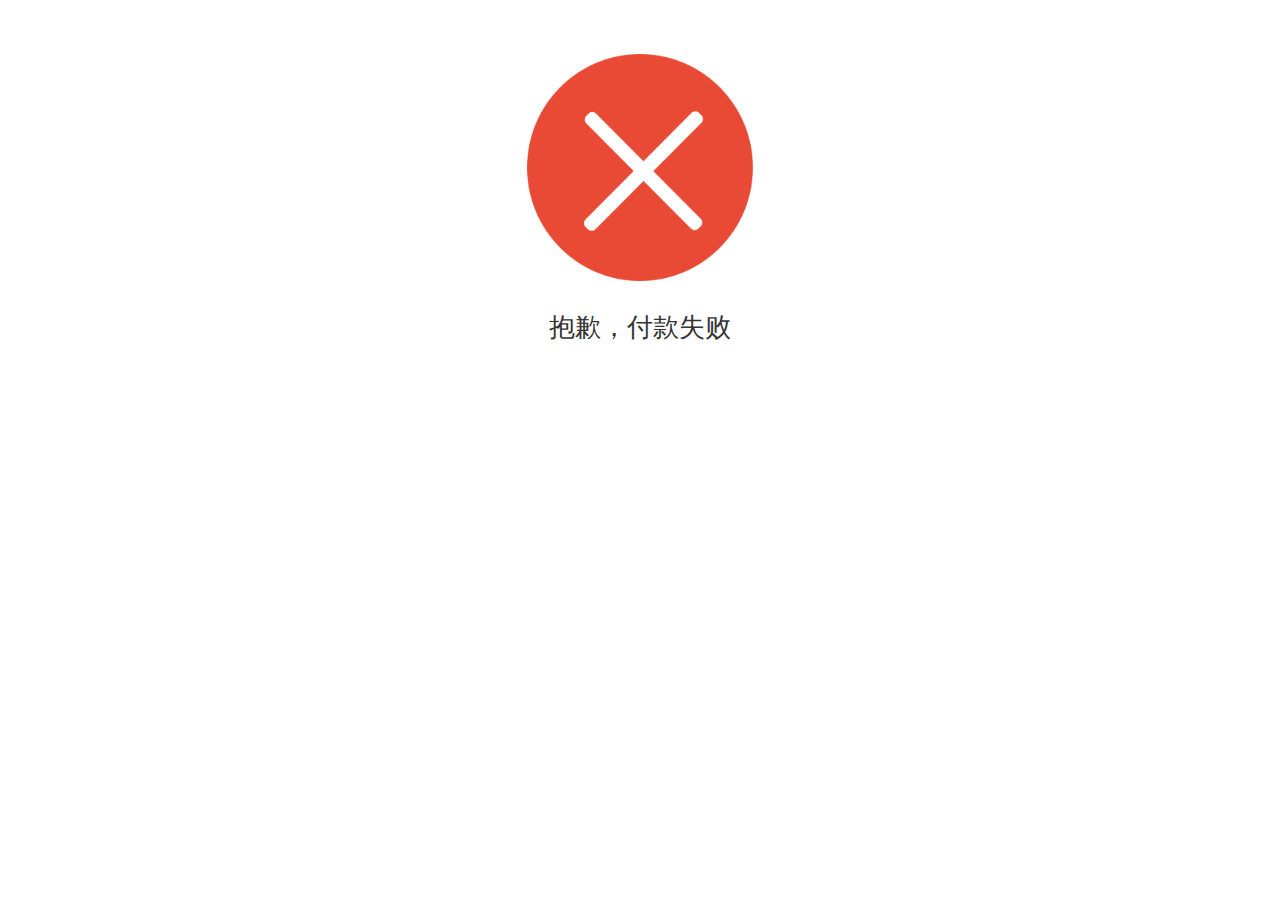
<file: pay_fail.html>
<!DOCTYPE html>
<html lang="en">
<head>
	<meta charset="UTF-8"/>
	<title>倍儿牛商城</title>
    <meta name="description" content=""/>
    <meta name="keywords" content=""/>
    <meta name="apple-mobile-web-app-capable" content="yes"/>
    <meta name="format-detection" content="telephone=no" />
    <meta name="viewport" content="width=device-width,initial-scale=1,maximum-scale=1,minimum-scale=1,user-scalable=no">
   <style> 
        /*css reset*/
        html{color:#000;background:#fff;overflow-y:scroll;-webkit-text-size-adjust:100%;-ms-text-size-adjust:100%}
        html *{outline:0;-webkit-text-size-adjust:none;-webkit-tap-highlight-color:rgba(0,0,0,0)}
        html,body{font-family:sans-serif; -webkit-tap-highlight-color: transparent;
            -webkit-font-smoothing: antialiased; }
        body,div,dl,dt,dd,ul,ol,li,h1,h2,h3,h4,h5,h6,pre,code,form,fieldset,legend,input,textarea,
        p,blockquote,tbody,tr,th,td,a,b,em,i,strong,html,article,aside, details, figcaption, figure, 
        footer, header, menu, nav, section, select, option{margin:0;padding:0;}  /*内外边距为0*/
        table{border-collapse:collapse; border-spacing:0;} /*表格合并边框*/
        fieldset,img{border:0;}   /*将分组后的form元素边框，图片边框设置为无*/
        address,caption,cite,code,dfn,em,th,var,i{font-style:normal; font-weight:normal;}
        h1,h2,h3,h4,h5,h6 { font-weight: normal; }
        th { font-weight: bold; }
        button { border: 0; outline: 0; }
        ol,ul{list-style:none;}
        q:before,q:after{content:'';}
        abbr,acronym{border:0; font-variant:normal;}/*不设置小型大写字母*/
        sup{vertical-align:text-top;}
        sub{vertical-align:text-bottom;}
        input,textarea,select,a{font-family:inherit;font-size:inherit;font-weight:inherit;}
        :focus{outline:0;}/*获取焦点时外边框为0*/
        a{text-decoration:none;outline:none;}
        textarea{resize:none;}
        input[type=number],input[type=button]{-webkit-appearance:none}/*防止按钮在苹果手机上变色*/
         input[type=text],input[type=tel],input[type=number],input[type=email],input[type=file]{
         outline: none;
         }
        /*box-sizing*/
        .box_s{ box-sizing:border-box; -webkit-box-sizing:border-box; -moz-box-sizing:border-box; }
        /*word-break*/
        .wbn{word-break:keep-all;white-space:nowrap;}
        .wby{word-break:break-all;word-wrap:break-word;white-space:normal;}
        /*fix*/
        .clearfix:before, .clearfix:after{ display: table; content: ""; }
        .clearfix:after { clear: both; }
        .clearfix{ zoom: 1; }
        /* 禁用iPhone中Safari的字号自动调整 */
        html {-webkit-text-size-adjust: none;}
        /* 设置HTML5元素为块 */
        article,aside, details, figcaption, figure, footer, header, menu, nav, section { display:block; }
        /*reset end*/
   </style>
   <style>
        /*支付成功*/
        section.pay_seccess, section.pay_fail { position: absolute; top: 0; bottom: 0;
         left: 0; right: 0; padding-top: 1rem;
         background-color: #fff; }
        div.pay_seccess_icon>img { 
            display: block; width: 4.5rem; height: 5.2rem; 
            margin: 0 auto;
        }
        div.pay_fail_icon>img { 
            display: block; width: 4.2rem; height: 4.2rem; 
            margin: 0 auto;
        }
        p.pay_seccess_txt { margin-top: 0.5333rem; text-align: center;
          font-size: 0.48rem; color: #333; } 
   </style>
    <script type="text/javascript">
        !function(N,M){function L(){var a=I.getBoundingClientRect().width;a/F>540&&(a=540*F);var d=a/10;I.style.fontSize=d+"px",D.rem=N.rem=d}var K,J=N.document,I=J.documentElement,H=J.querySelector('meta[name="viewport"]'),G=J.querySelector('meta[name="flexible"]'),F=0,E=0,D=M.flexible||(M.flexible={});if(H){console.warn("将根据已有的meta标签来设置缩放比例");var C=H.getAttribute("content").match(/initial\-scale=([\d\.]+)/);C&&(E=parseFloat(C[1]),F=parseInt(1/E))}else{if(G){var B=G.getAttribute("content");if(B){var A=B.match(/initial\-dpr=([\d\.]+)/),z=B.match(/maximum\-dpr=([\d\.]+)/);A&&(F=parseFloat(A[1]),E=parseFloat((1/F).toFixed(2))),z&&(F=parseFloat(z[1]),E=parseFloat((1/F).toFixed(2)))}}}if(!F&&!E){var y=N.navigator.userAgent,x=(!!y.match(/android/gi),!!y.match(/iphone/gi)),w=x&&!!y.match(/OS 9_3/),v=N.devicePixelRatio;F=x&&!w?v>=3&&(!F||F>=3)?3:v>=2&&(!F||F>=2)?2:1:1,E=1/F}if(I.setAttribute("data-dpr",F),!H){if(H=J.createElement("meta"),H.setAttribute("name","viewport"),H.setAttribute("content","initial-scale="+E+", maximum-scale="+E+", minimum-scale="+E+", user-scalable=no"),I.firstElementChild){I.firstElementChild.appendChild(H)}else{var u=J.createElement("div");u.appendChild(H),J.write(u.innerHTML)}}N.addEventListener("resize",function(){clearTimeout(K),K=setTimeout(L,300)},!1),N.addEventListener("pageshow",function(b){b.persisted&&(clearTimeout(K),K=setTimeout(L,300))},!1),"complete"===J.readyState?J.body.style.fontSize=12*F+"px":J.addEventListener("DOMContentLoaded",function(){J.body.style.fontSize=12*F+"px"},!1),L(),D.dpr=N.dpr=F,D.refreshRem=L,D.rem2px=function(d){var c=parseFloat(d)*this.rem;return"string"==typeof d&&d.match(/rem$/)&&(c+="px"),c},D.px2rem=function(d){var c=parseFloat(d)/this.rem;return"string"==typeof d&&d.match(/px$/)&&(c+="rem"),c}}(window,window.lib||(window.lib={}));
    </script>
</head>
<body>
    <section class="pay_fail">
        <div class="pay_fail_icon">
            <img src="./images/icon/pay_x.png" alt="">
        </div>
        <p class="pay_seccess_txt">抱歉，付款失败</p>
    </section>
</body>
</html>
</file>
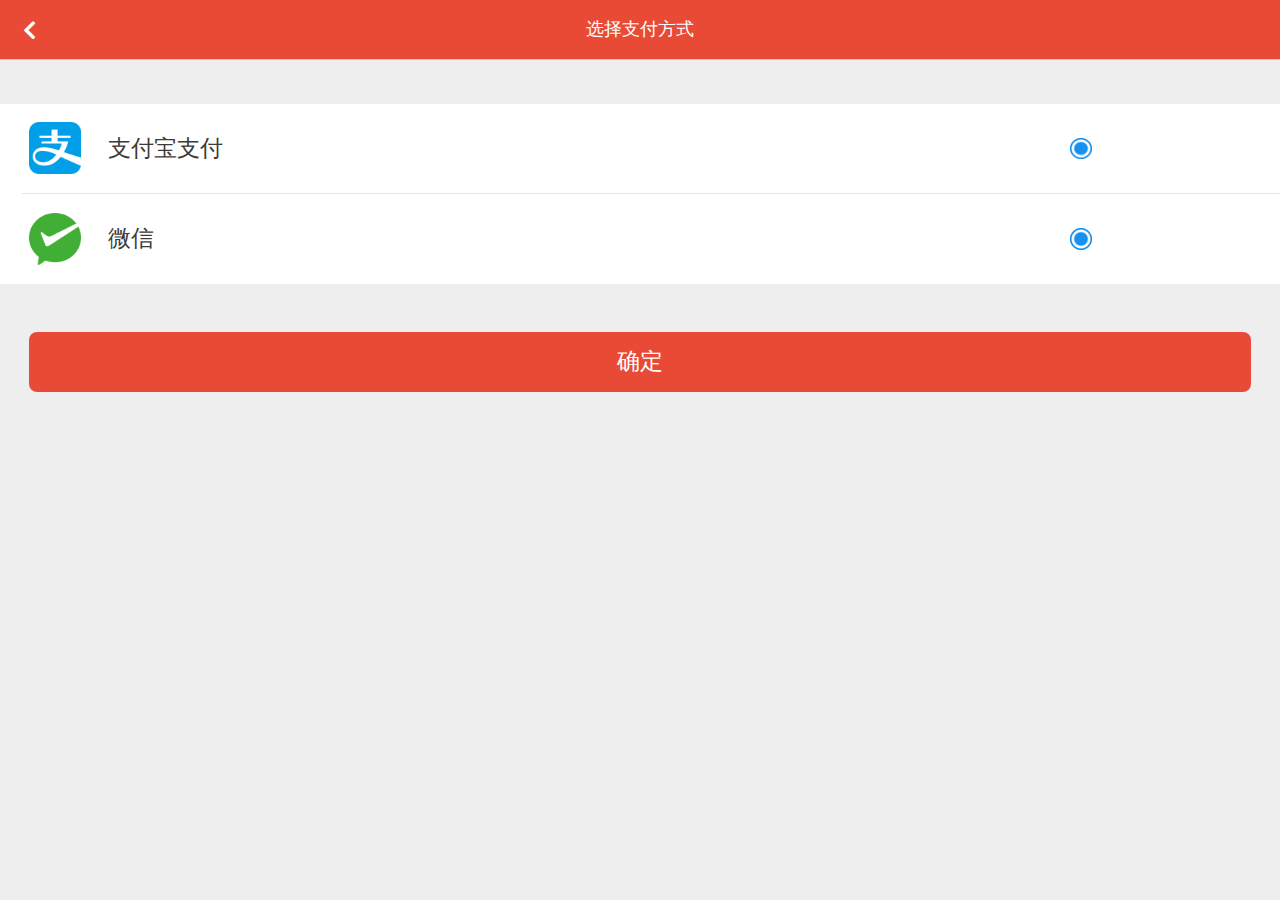
<file: pay_method.html>
<!DOCTYPE html>
<html lang="en">
<head>
	<meta charset="UTF-8"/>
	<title>倍儿牛商城</title>
    <meta name="description" content=""/>
    <meta name="keywords" content=""/>
    <meta name="apple-mobile-web-app-capable" content="yes"/>
    <meta name="format-detection" content="telephone=no" />
    <meta name="viewport" content="width=device-width,initial-scale=1,maximum-scale=1,minimum-scale=1,user-scalable=no">
    <link rel="stylesheet" type="text/css" href="./css/m.reset.css">
    <link rel="stylesheet" type="text/css" href="./css/m.icomoom.css">
    <link rel="stylesheet" type="text/css" href="./css/swiper.min.css">
    <link rel="stylesheet" type="text/css" href="./css/m.common.css">
    <link rel="stylesheet" type="text/css" href="./css/m.details.css">
    <link rel="stylesheet" type="text/css" href="./css/LArea.css">
    <script type="text/javascript">
        !function(N,M){function L(){var a=I.getBoundingClientRect().width;a/F>540&&(a=540*F);var d=a/10;I.style.fontSize=d+"px",D.rem=N.rem=d}var K,J=N.document,I=J.documentElement,H=J.querySelector('meta[name="viewport"]'),G=J.querySelector('meta[name="flexible"]'),F=0,E=0,D=M.flexible||(M.flexible={});if(H){console.warn("将根据已有的meta标签来设置缩放比例");var C=H.getAttribute("content").match(/initial\-scale=([\d\.]+)/);C&&(E=parseFloat(C[1]),F=parseInt(1/E))}else{if(G){var B=G.getAttribute("content");if(B){var A=B.match(/initial\-dpr=([\d\.]+)/),z=B.match(/maximum\-dpr=([\d\.]+)/);A&&(F=parseFloat(A[1]),E=parseFloat((1/F).toFixed(2))),z&&(F=parseFloat(z[1]),E=parseFloat((1/F).toFixed(2)))}}}if(!F&&!E){var y=N.navigator.userAgent,x=(!!y.match(/android/gi),!!y.match(/iphone/gi)),w=x&&!!y.match(/OS 9_3/),v=N.devicePixelRatio;F=x&&!w?v>=3&&(!F||F>=3)?3:v>=2&&(!F||F>=2)?2:1:1,E=1/F}if(I.setAttribute("data-dpr",F),!H){if(H=J.createElement("meta"),H.setAttribute("name","viewport"),H.setAttribute("content","initial-scale="+E+", maximum-scale="+E+", minimum-scale="+E+", user-scalable=no"),I.firstElementChild){I.firstElementChild.appendChild(H)}else{var u=J.createElement("div");u.appendChild(H),J.write(u.innerHTML)}}N.addEventListener("resize",function(){clearTimeout(K),K=setTimeout(L,300)},!1),N.addEventListener("pageshow",function(b){b.persisted&&(clearTimeout(K),K=setTimeout(L,300))},!1),"complete"===J.readyState?J.body.style.fontSize=12*F+"px":J.addEventListener("DOMContentLoaded",function(){J.body.style.fontSize=12*F+"px"},!1),L(),D.dpr=N.dpr=F,D.refreshRem=L,D.rem2px=function(d){var c=parseFloat(d)*this.rem;return"string"==typeof d&&d.match(/rem$/)&&(c+="px"),c},D.px2rem=function(d){var c=parseFloat(d)/this.rem;return"string"==typeof d&&d.match(/px$/)&&(c+="rem"),c}}(window,window.lib||(window.lib={}));
    </script>
    <script type="text/javascript" src="./js/zepto.min.js"></script>
    <script type="text/javascript" src="./js/swiper.jquery.min.js"></script>
    <script type="text/javascript" src="./js/m.runing.js"></script>
    <script type="text/javascript" src="./js/m.touch.js"></script>
</head>
<body>
    <!-- 头部返回 -->
    <header class="common_head">
        <a href="javascript:history.go(-1);" class="link_referrer head_return icon-angle-left"></a>
        <div class="head_content">
            选择支付方式
        </div>
    </header>
    <section class="pay_mothod common_section">
        <ul class="pay_mothod_list common_list">
            <li class="current">
                <div class="pay_mothod_bg pay_mothod_zfb"></div>
                <p class="pay_mothod_txt">支付宝支付</p>
                <div class="pay_mothod_icon"></div>
            </li>
            <li class="">
                <div class="pay_mothod_bg pay_mothod_wx"></div>
                <p class="pay_mothod_txt">微信</p>
                <div class="pay_mothod_icon"></div>
            </li>
        </ul>
        <div class="pay_mothod_btn common_btm">
            <a href="">确定</a>
        </div>
    </section>
</body>
</html>
</file>
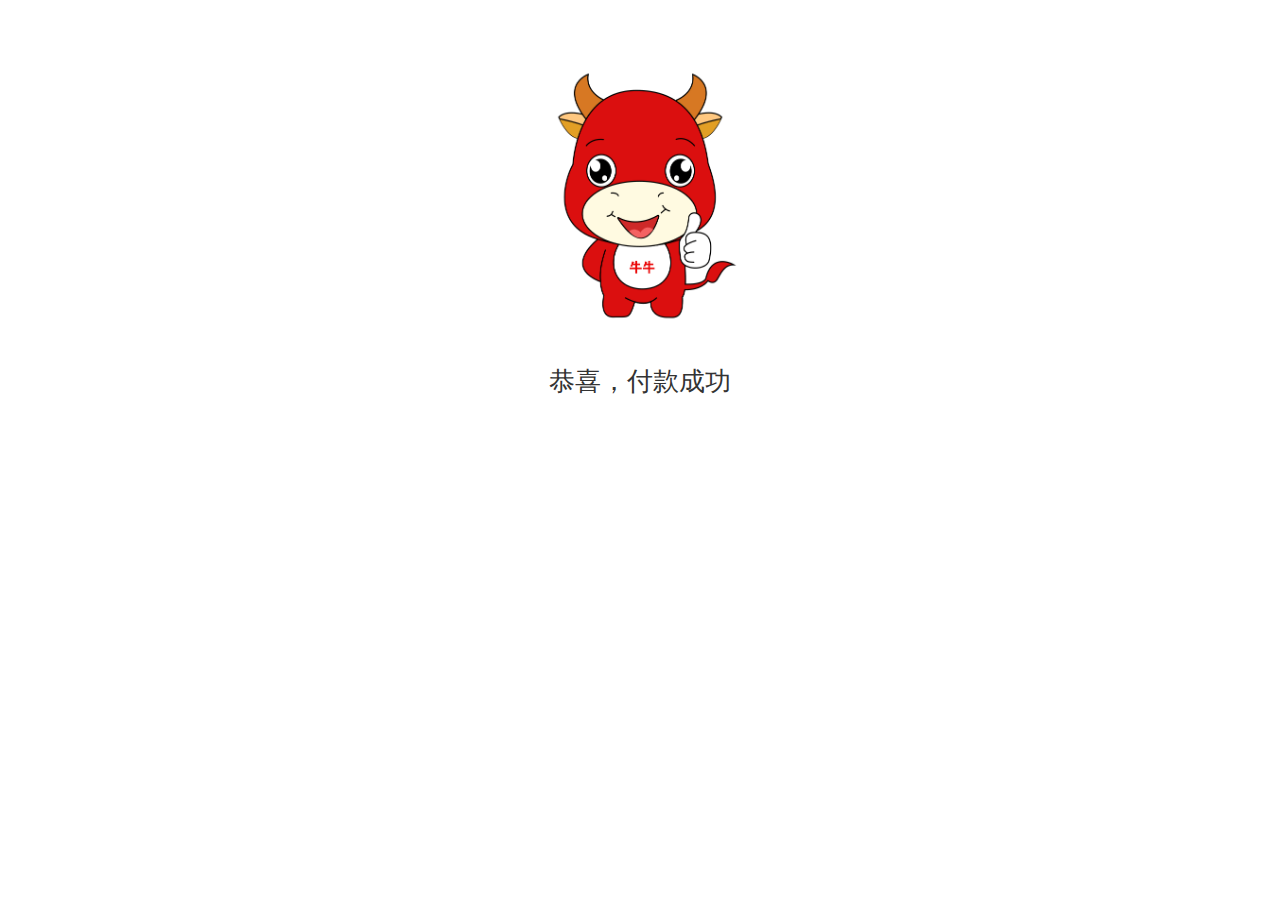
<file: pay_success.html>
<!DOCTYPE html>
<html lang="en">
<head>
	<meta charset="UTF-8"/>
	<title>倍儿牛商城</title>
    <meta name="description" content=""/>
    <meta name="keywords" content=""/>
    <meta name="apple-mobile-web-app-capable" content="yes"/>
    <meta name="format-detection" content="telephone=no" />
    <meta name="viewport" content="width=device-width,initial-scale=1,maximum-scale=1,minimum-scale=1,user-scalable=no">
   <style> 
        /*css reset*/
        html{color:#000;background:#fff;overflow-y:scroll;-webkit-text-size-adjust:100%;-ms-text-size-adjust:100%}
        html *{outline:0;-webkit-text-size-adjust:none;-webkit-tap-highlight-color:rgba(0,0,0,0)}
        html,body{font-family:sans-serif; -webkit-tap-highlight-color: transparent;
            -webkit-font-smoothing: antialiased; }
        body,div,dl,dt,dd,ul,ol,li,h1,h2,h3,h4,h5,h6,pre,code,form,fieldset,legend,input,textarea,
        p,blockquote,tbody,tr,th,td,a,b,em,i,strong,html,article,aside, details, figcaption, figure, 
        footer, header, menu, nav, section, select, option{margin:0;padding:0;}  /*内外边距为0*/
        table{border-collapse:collapse; border-spacing:0;} /*表格合并边框*/
        fieldset,img{border:0;}   /*将分组后的form元素边框，图片边框设置为无*/
        address,caption,cite,code,dfn,em,th,var,i{font-style:normal; font-weight:normal;}
        h1,h2,h3,h4,h5,h6 { font-weight: normal; }
        th { font-weight: bold; }
        button { border: 0; outline: 0; }
        ol,ul{list-style:none;}
        q:before,q:after{content:'';}
        abbr,acronym{border:0; font-variant:normal;}/*不设置小型大写字母*/
        sup{vertical-align:text-top;}
        sub{vertical-align:text-bottom;}
        input,textarea,select,a{font-family:inherit;font-size:inherit;font-weight:inherit;}
        :focus{outline:0;}/*获取焦点时外边框为0*/
        a{text-decoration:none;outline:none;}
        textarea{resize:none;}
        input[type=number],input[type=button]{-webkit-appearance:none}/*防止按钮在苹果手机上变色*/
         input[type=text],input[type=tel],input[type=number],input[type=email],input[type=file]{
         outline: none;
         }
        /*box-sizing*/
        .box_s{ box-sizing:border-box; -webkit-box-sizing:border-box; -moz-box-sizing:border-box; }
        /*word-break*/
        .wbn{word-break:keep-all;white-space:nowrap;}
        .wby{word-break:break-all;word-wrap:break-word;white-space:normal;}
        /*fix*/
        .clearfix:before, .clearfix:after{ display: table; content: ""; }
        .clearfix:after { clear: both; }
        .clearfix{ zoom: 1; }
        /* 禁用iPhone中Safari的字号自动调整 */
        html {-webkit-text-size-adjust: none;}
        /* 设置HTML5元素为块 */
        article,aside, details, figcaption, figure, footer, header, menu, nav, section { display:block; }
        /*reset end*/
   </style>
   <style>
        /*支付成功*/
        section.pay_seccess, section.pay_fail { position: absolute; top: 0; bottom: 0;
         left: 0; right: 0; padding-top: 1rem;
         background-color: #fff; }
        div.pay_seccess_icon>img { 
            display: block; width: 4.5rem; height: 5.2rem; 
            margin: 0 auto;
        }
        div.pay_fail_icon>img { 
            display: block; width: 4.5rem; height: 4.5rem; 
            margin: 0 auto;
        }
        p.pay_seccess_txt { margin-top: 0.5333rem; text-align: center;
          font-size: 0.48rem; color: #333; } 
   </style>
    <script type="text/javascript">
        !function(N,M){function L(){var a=I.getBoundingClientRect().width;a/F>540&&(a=540*F);var d=a/10;I.style.fontSize=d+"px",D.rem=N.rem=d}var K,J=N.document,I=J.documentElement,H=J.querySelector('meta[name="viewport"]'),G=J.querySelector('meta[name="flexible"]'),F=0,E=0,D=M.flexible||(M.flexible={});if(H){console.warn("将根据已有的meta标签来设置缩放比例");var C=H.getAttribute("content").match(/initial\-scale=([\d\.]+)/);C&&(E=parseFloat(C[1]),F=parseInt(1/E))}else{if(G){var B=G.getAttribute("content");if(B){var A=B.match(/initial\-dpr=([\d\.]+)/),z=B.match(/maximum\-dpr=([\d\.]+)/);A&&(F=parseFloat(A[1]),E=parseFloat((1/F).toFixed(2))),z&&(F=parseFloat(z[1]),E=parseFloat((1/F).toFixed(2)))}}}if(!F&&!E){var y=N.navigator.userAgent,x=(!!y.match(/android/gi),!!y.match(/iphone/gi)),w=x&&!!y.match(/OS 9_3/),v=N.devicePixelRatio;F=x&&!w?v>=3&&(!F||F>=3)?3:v>=2&&(!F||F>=2)?2:1:1,E=1/F}if(I.setAttribute("data-dpr",F),!H){if(H=J.createElement("meta"),H.setAttribute("name","viewport"),H.setAttribute("content","initial-scale="+E+", maximum-scale="+E+", minimum-scale="+E+", user-scalable=no"),I.firstElementChild){I.firstElementChild.appendChild(H)}else{var u=J.createElement("div");u.appendChild(H),J.write(u.innerHTML)}}N.addEventListener("resize",function(){clearTimeout(K),K=setTimeout(L,300)},!1),N.addEventListener("pageshow",function(b){b.persisted&&(clearTimeout(K),K=setTimeout(L,300))},!1),"complete"===J.readyState?J.body.style.fontSize=12*F+"px":J.addEventListener("DOMContentLoaded",function(){J.body.style.fontSize=12*F+"px"},!1),L(),D.dpr=N.dpr=F,D.refreshRem=L,D.rem2px=function(d){var c=parseFloat(d)*this.rem;return"string"==typeof d&&d.match(/rem$/)&&(c+="px"),c},D.px2rem=function(d){var c=parseFloat(d)/this.rem;return"string"==typeof d&&d.match(/px$/)&&(c+="rem"),c}}(window,window.lib||(window.lib={}));
    </script>
</head>
<body>
    <section class="pay_seccess">
        <div class="pay_seccess_icon">
            <img src="./images/icon/pay_nn.png" alt="">
        </div>
        <p class="pay_seccess_txt">恭喜，付款成功</p>
    </section>
</body>
</html>
</file>
<file: css/m.icomoom.css>
@font-face {
  font-family: 'icomoon';
  src:  url('fonts/icomoon.eot?j97goc');
  src:  url('fonts/icomoon.eot?j97goc#iefix') format('embedded-opentype'),
    url('fonts/icomoon.ttf?j97goc') format('truetype'),
    url('fonts/icomoon.woff?j97goc') format('woff'),
    url('fonts/icomoon.svg?j97goc#icomoon') format('svg');
  font-weight: normal;
  font-style: normal;
}

[class^="icon-"], [class*=" icon-"] {
  /* use !important to prevent issues with browser extensions that change fonts */
  font-family: 'icomoon' !important;
  speak: none;
  font-style: normal;
  font-weight: normal;
  font-variant: normal;
  text-transform: none;
  line-height: 1;

  /* Better Font Rendering =========== */
  -webkit-font-smoothing: antialiased;
  -moz-osx-font-smoothing: grayscale;
}

.icon-check:before {
  content: "\e904";
}
.icon-x2:before {
  content: "\e902";
}
.icon-arrow-circle-right:before {
  content: "\f0a9";
}
.icon-angle-double-right:before {
  content: "\f101";
}
.icon-angle-left:before {
  content: "\f104";
}
.icon-angle-right:before {
  content: "\f105";
}
.icon-angle-up:before {
  content: "\f106";
}
.icon-angle-down:before {
  content: "\f107";
}
.icon-arrow-right-alt2:before {
  content: "\e901";
}
.icon-arrow-right:before {
  content: "\f03e";
}
.icon-arrow-small-right:before {
  content: "\f071";
}
.icon-arrow-up:before {
  content: "\f03d";
}
.icon-chevron-left:before {
  content: "\f0a4";
}
.icon-chevron-right:before {
  content: "\f078";
}
.icon-location:before {
  content: "\f060";
}
.icon-search2:before {
  content: "\f02e";
}
.icon-triangle-down:before {
  content: "\f05b";
}
.icon-triangle-up:before {
  content: "\f0aa";
}
.icon-x:before {
  content: "\f081";
}
.icon-phone:before {
  content: "\e942";
}
.icon-mobile:before {
  content: "\e958";
}
.icon-user:before {
  content: "\e971";
}
.icon-users:before {
  content: "\e972";
}
.icon-spinner11:before {
  content: "\e984";
}
.icon-search:before {
  content: "\e986";
}
.icon-checkmark:before {
  content: "\e903";
}
.icon-phone2:before {
  content: "\e900";
}
</file>
<file: css/m.common.css>
html, body { height: 100%; background-color: #eee; }
/*公共头部*/
header.common_head { position: relative; border-bottom: 1px solid #cacaca;
	 height: 1.1rem; line-height: 1.1rem; background-color: #E94A35;  }
header.common_head a.head_return { position: absolute; z-index: 3;
 	height: 1.1rem; padding: 0 0.0667rem; margin-left: 0.3733rem;
 	line-height: 1.1rem; font-size: 30px; font-weight: bold; color: #fff; }
[data-dpr="2"] header.common_head a.head_return { font-size: 60px; }
[data-dpr="3"] header.common_head a.head_return { font-size: 90px; }
header.common_head .head_content { position: absolute; width: 100%; 
	top: 0; height: 1.1rem; text-align: center; font-size: 18px; color: #fff; }	 	
[data-dpr="2"] header.common_head .head_content { font-size: 32px; }
[data-dpr="3"] header.common_head .head_content { font-size: 48px; }
</file>
<file: css/m.details.css>
/*商品列表*/
section.goods_list { background-color: #eee; }
div.goods_list_item_kind { display: flex; display: -webkit-flex;
	align-items: center; padding: 0.2rem 0.4rem; }
div.goods_list_item_kind>div.icon { width: 0.8rem; height: 0.8rem;
 background: url(../images/icon/base_beierniu.png) no-repeat;
 background-size: 100%; margin-right: 0.2667rem; }
div.goods_list_item_kind>p { color: #3e3d39; font-size: 0.3733rem; }
a.goods_list_item_link { display: block;  }
div.goods_list_desc { padding: .2rem 0.4rem; }
div.goods_list_desc_t { display: flex; display: -webkit-flex;
 justify-content: space-between;
 font-weight: bold; font-size: 0.4267rem;  }
div.goods_list_tit { padding-top: 0.1333rem; color: #898989; font-size: 0.4rem; }
 p.goods_list_logn {  color: #3d3d39; }
 p.goods_list_price { color: #fe0100; }
div.goods_list_item { width: 100%; margin-bottom: 0.3rem;
	background-color: #fff; }
div.goods_list_item:last-child { margin-bottom: 0; }
div.goods_img_box { width: 100%; }
div.goods_list_item img { width: 100%; }
section.goods_list_slogn>p { text-align: center; color: #b5b5b6;
	line-height: 1.6533rem; }
/*详情页头部*/
header.details_head { background-color: #fff; }
header.details_head>a.head_return { color: #000; }
ul.switch_inner { position: absolute; top: 0; right: 0; left: 0;
 width: 26%; display: flex; display: -webkit-flex;
 margin: 0 auto; justify-content: space-between; color: #898989; }
/*[data-dpr="2"] ul.switch_inner { top: -4px; }
[data-dpr="3"] ul.switch_inner { top: -6px; }*/
ul.switch_inner li { height: 1.1rem; line-height: 1.1rem; }
ul.switch_inner li.current { color: #3d3d39;
	border-bottom: 0.0533rem solid #3d3d39;  }
/*[data-dpr="2"] ul.switch_inner li.current { border-bottom: 4px solid #3d3d39; }
[data-dpr="3"] ul.switch_inner li.current { border-bottom: 6px solid #3d3d39; }*/
/*商品介绍*/
section.details_desc_con { background-color: #fff; padding-bottom: 1.2rem; }
div.details_slide li { width: 100%; }
div.details_slide li>img { width: 100%; }
div.details_slide { position: relative; overflow: hidden;
	border-bottom: 1px solid #cacaca; }
div.details_slide>div.details_slide_control { bottom: 0.2667rem; }
div.details_slide>div.details_slide_control>span { width: 0.24rem;
 height: 0.24rem; margin: 0 0.1067rem !important;
 border-radius: 50%;  }
div.details_slide_control>span.swiper-pagination-bullet-active {
	background-color: #fe0100; }
/*详情文本*/
div.details_desc_inner { padding: 0 0.32rem; }
div.details_title { overflow: hidden; }
div.details_title>p { float: left; height: 0.5rem; display: inline-block;
	line-height: 0.5rem; text-align: center; border-radius: 0.06rem;
	padding: 0 0.08rem; margin: 0.05rem 0.28rem 0 0; vertical-align: middle;
	background-color: #fe0100; color: #fff; font-size: 0.3733rem; }
/*[data-dpr="2"] div.details_title>p { font-size: 28px; }
[data-dpr="3"] div.details_title>p { font-size: 42px; }*/

div.details_title>h3 { color: #000; font-size: 0.4267rem; line-height: .58rem; }
/*[data-dpr="2"] div.details_title>h3 { font-size: 32px; }
[data-dpr="3"] div.details_title>h3 { font-size: 48px; }*/

p.details_price { color: #fe0100; }
p.details_price>strong { font-size: 0.5333rem; }
/*[data-dpr="2"] p.details_price>strong { font-size: 40px; }
[data-dpr="3"] p.details_price>strong { font-size: 60px; }*/

p.details_slogn { color: #717171; font-size: 0.32rem; }
p.details_slogn span { padding-right: 0.2rem; }
div.details_count { display: flex; display: -webkit-flex;
	justify-content: space-between;  }
p.details_count_txt { height: .9rem; line-height: .9rem;
	margin-left: .2rem; color: #3e3c3a; font-size: 0.3733rem; }
div.details_count_d { display: flex; display: -webkit-flex;
	line-height: .9rem; margin-right: 0.6rem;
	border: 1px solid #898989; border-radius: 0.12rem;
	justify-content: space-between; text-align: center;
	font-size: 0.3733rem; height: .9rem; }
div.details_count_d input.counts { border: none; display: block;
	border-right: 1px solid #898989; border-radius: 0;
 border-left: 1px solid #898989; width: 2rem; text-align: center;
 font-weight: bold;}
div.details_count_d>div { display: block; outline: 0;
	width: 1rem; border-radius: 0.12rem; border: none;
	background-color: #fff;  font-size: 0.4rem; }

/*推荐APP下载*/
section.details_push_desc_con { padding-bottom: 4.2rem; transition: all .3s;}
section.details_push { position: fixed; width: 100%; right: 0; bottom: 0;
  height: 5.41rem; z-index: 997; transition: all .3s; }
section.details_push .details_push_inner { height: 4.06rem; }
.details_push_change { padding: 0 .13rem; font-size: 0; }
.details_push_change span { float: right; display: inline-block; width: 1.12rem; height: 1.33rem; }
.details_push_change span.close { background: url(../images/icon/delete.png) no-repeat center top;
     background-size: 100%; }
.details_push_change span.open { background: url(../images/icon/up.png) no-repeat center top;
    background-size: 100%; }
.details_push_change span.hidden { display: none; }
.details_push_change span.details_push_change_fixed {
			position: fixed; right: -3%;
 }
div.details_push_content { width: 100%; height: 100%; overflow: hidden;
 background: url(../images/icon/details_push.jpg) no-repeat center center;
 background-size: 100%; }
div.details_push_content>p { padding-left: 0.32rem; }
div.details_push_content>p.txt_top { margin-top: .4rem;
	font-size: 0.3467rem; color: #fff; }
div.details_push_content>p.txt_center { font-size: 0.48rem; color: #fff; }
div.details_push_content>p.txt_center>span { color: #ffcc08; }
div.details_push_content>p.txt_bottom { font-size: 0.4267rem;
	line-height: .7rem; color: #ffcc08;  }
div.details_push_line { margin: 0.3rem 0 0 0.32rem; width: 0.6rem;
  height: 0.0667rem; background-color: #fff; }
div.details_push_btn { position: absolute; bottom: 0.2667rem;
 left: 0; right: 0;  }
div.details_push_btn>button { display: block; width: 92%;
	height: 1rem; margin: 0 auto; border-radius: 0.1333rem;
	background-color: #ffcc08; font-size: 0.3733rem; color: #111;  }
section.details_push_tip { position: fixed; top: 0; bottom: 0;
 left: 0; right: 0; background-color: rgba(0,0,0,.5);
 z-index: 998; display: none; }
div.details_push_tip_content { position: absolute; z-index: 999;
 height: 3.7333rem; width: 7.2rem; top: 0; bottom: 0; left: 0;
 right: 0; margin: auto; background-color: #fff;
 border-radius: 0.2rem; text-align: center; }
div._push_tip_top>p{ padding-top: 0.75rem; font-size: 0.3733rem; color: #3e3a39; }
div._push_tip_top>h2 { padding-top: 0.2rem; font-size: 0.46rem; color: #fe0000; }
div._push_tip_link { height: 1.12rem; position: absolute; bottom: 0;
 left: 0; right: 0; line-height: 1.12rem; border-top: 1px solid #d7d7d7; }
div._push_tip_link>a { display: block; font-size: 0.4rem;
 color: #3e3a39; height: 100%; }


/*服务文本*/
div.details_service { overflow: hidden; padding-top: 0.1333rem;
	 color: #3e3c3a; }
p.details_service_tit { float: left; font-size: 0.3733rem; }
/*[data-dpr="2"] p.details_service_tit { font-size: 28px; }
[data-dpr="3"] p.details_service_tit { font-size: 42px; }*/
ul.details_service_txt { float: left; width: 85%;  }
ul.details_service_txt>li { line-height: 0.48rem; }
ul.details_service_txt span { display: inline-block; width: 37%;
 padding: 0 0.2667rem; vertical-align: middle; color: #727272; }
ul.details_service_txt span>i { display: inline-block;
 width: 0.1333rem; height: 0.1333rem; border-radius: 50%;
 margin-right: 0.08rem; background-color: #fe0100;
 vertical-align: middle; box-sizing:border-box }
 /*悬浮按钮*/
 ul.details_btn { position: fixed; bottom: 0; box-shadow: 0 0 28px 0 #aaa;
  width: 100%; overflow: hidden; }
 ul.details_btn>li { float: left; width: 50%; }
 ul.details_btn>li>a, ul.details_btn>li>button { display: block; text-align: center;
 	height: 1.1rem; line-height: 1.1rem; color: #fff; font-size: 0.4267rem; }
/* [data-dpr="2"]  ul.details_btn>li>a,
 [data-dpr="2"]  ul.details_btn>li>button { font-size: 32px; }
 [data-dpr="3"]  ul.details_btn>li>a,
 [data-dpr="3"]  ul.details_btn>li>button { font-size: 48px; }*/
 ul.details_btn>li>button { width: 100%; border: none; outline: 0;
  background-color: #fe0100; }
 li.details_tel { background-color: #fe8500; }
 li.details_buy { background-color: #fe0100; }
 li.details_tel>a>i{ display: inline-block; width: 0.9067rem; height: 0.72rem;
 	background: url(../images/icon/details_tel.png) no-repeat;
 	background-size: 100%; vertical-align: middle; margin-right: 0.1rem; }
div.details_title, p.details_price,
p.details_slogn, div.details_count, div.details_service {margin: 0.2667rem 0; }
/*商品详情图片*/
section.details_img_con { display: none; }
div.details_img_box { width: 100%; }
div.details_img_box>img { width: 100%; }

/*确认订单页*/
section.confirm_order { background-color: #EEEEEE; }
section.confirm_order>a { display: block; }
div.contact_desc, div._order_inform { display: flex; display: -webkit-flex;
	background-color: #fff; justify-content: space-between;
	align-items: center; padding: 0.35rem 0; margin-bottom: 0.4rem;  }
div._order_inform { padding: 0.35rem; }
div._order_user { width: 20%; padding: 0 0.25rem;
	text-align: center; font-size: 0.4rem; color: #3C3A38; }
/*[data-dpr="2"] div._order_user { font-size: 30px; }
[data-dpr="3"] div._order_user { font-size: 45px; }*/
div._order_txt { width: 65%; color: #3C3A38; font-size: 0.3467rem; }
div._order_txt>div._order_tel { padding-bottom: 0.1333rem;
		font-size: 0.4rem; }
div._order_txt>._order_address { color: #898989; }
div._order_icon { width: 15%; font-size: 0.6rem;
	text-align: center; color: #9DA09F; }
div._order_inform>div.goods_s_img { width: 22%; }
div._order_inform>div.goods_s_img>img { width: 100%; }
div._order_inform>div.goods_desc { width: 50%; }
div._order_inform>div.goods_desc>h3 { padding-bottom: 0.2rem;
		color: #222; font-size: 0.3733rem; }
div._order_inform>div.goods_desc>.price { font-size: 0.4rem; color: #fe0100; }
div._order_inform>div.goods_count { width: 28%; text-align: right;
 padding-right: 0.2667rem;	font-size: 0.3733rem; color: #3C3A38; }
div.confirm_order_common { display: flex; display: -webkit-flex;
		padding: 0.35rem; justify-content: space-between;
		background-color: #fff; font-size: 0.4rem; color: #3C3A38;
		border-bottom: 1px solid #E3E3E3; }
div.transport_price { border-bottom: none; }
ul.confirm_order_btn { position: fixed; left: 0; right: 0; bottom: 0;
	box-shadow: 0 0 28px 0 #aaa; }
ul.confirm_order_btn>li.price_sum { float: left; width: 65%;
	 height: 1.1rem; line-height: 1.1rem; text-align: right;
	 padding: 0 0.3rem; background-color: #fff; }
ul.confirm_order_btn>li.price_sum>p { font-size: 0.3733rem; color: #3C3A38; }
li.price_sum span.price_sum_txt { font-size: 0.32rem; color: #fe0100; }
li.price_sum span.price_sum_txt>i { font-size: 0.4rem; }
ul.confirm_order_btn>li.buy { float: left; width: 35%;
	 height: 1.1rem; line-height: 1.1rem; text-align: center;
	 background-color: #fe0100; }
ul.confirm_order_btn>li.buy>button { width: 100%; line-height: 1.1rem;
	font-size: 0.4267rem; color: #fff; background-color: #fe0100; }
/*管理收货地址*/
section.common_section { margin: 0.5333rem 0;
	background-color: #fff; position: relative; }
ul.common_list { width: 100%; /**/ }
ul.common_list>li { margin-left: 0.4rem;
 padding: 0.35rem 0.4rem 0.35rem 0; border-bottom: 1px solid #E3E3E3; }
ul.common_list>li:last-child { border-bottom: none; }
ul.common_list>li>input { width: 100%; border: none;
 outline: 0; font-size: 0.4rem; color: #3d3b39; }
div.common_btm { position: absolute; bottom: -2rem; left: 0;
 right: 0; margin: 0 0.5333rem; border-radius: 0.15rem;  }
div.common_btm>button, div.common_btm>a, div.common_btm>input { display: block; width: 100%;
 height: 1.1rem; outline: 0; border: none; background-color: #E94A35;
 border-radius: 0.15rem; font-size: 0.4267rem; color: #fff;  text-align: center;
 line-height: 1.1rem; appearance: none; -moz-appearance: none;
        -webkit-appearance: none;}
 	/*遮罩 */
 div.mask { position: fixed; top: 0; bottom: 0; left: 0; right: 0;
  background-color: transparent; z-index: 6; display: none; }

/*选择支付页面 */
section.pay_mothod.common_section { margin-top: .8rem; }
ul.pay_mothod_list>li { display: flex; display: -webkit-flex;
	align-items: center; }
ul.pay_mothod_list>li>div.pay_mothod_bg { width: 0.96rem; height: 0.96rem;
   margin-left: 0.1333rem; background-repeat: no-repeat; background-size: 100%; }
ul.pay_mothod_list>li>div.pay_mothod_zfb { background-image: url(../images/icon/pay_zfb.png); }
ul.pay_mothod_list>li>div.pay_mothod_wx { background-image: url(../images/icon/pay_wx.png); }
ul.pay_mothod_list>li>p.pay_mothod_txt { font-size: 0.4267rem; color: #3d3b39;
	width: 80%; text-indent: 1.2em; }
ul.pay_mothod_list>li>div.pay_mothod_icon { width: 0.4rem; height: 0.4rem;
	background-repeat: no-repeat; background-size: 100%;
	background-image: url(../images/icon/pay_current_icon.png); }
/*ul.pay_mothod_list>li.current>div.pay_mothod_icon {
	background-image: url(../images/icon/pay_current_icon.png); }*/
/*支付成功*/
section.pay_seccess, section.pay_fail { position: absolute; top: 0; bottom: 0;
 left: 0; right: 0; padding-top: 1rem;
 background-color: #fff; }
div.pay_seccess_icon>img {
	display: block; width: 4.5rem; height: 5.2rem;
	margin: 0 auto;
}
div.pay_fail_icon>img {
	display: block; width: 4.5rem; height: 4.5rem;
	margin: 0 auto;
}
p.pay_seccess_txt { margin-top: 0.5333rem; text-align: center;
  font-size: 0.48rem; color: #333; }
/*我的订单页*/
ul.my_order_list>li.my_order_item {
	margin: 0.2667rem 0; background-color: #fff; }
div.my_order_nub { display: flex; display: -webkit-flex;
  justify-content: space-between; align-items: center;
  font-size: 0.3733rem; border-bottom: 1px solid #B5B5B5;
  padding: 0 0.4rem;
 }
div.my_order_nub>p { color: #727272; margin: 0.4rem 0; }
div.my_order_nub>button { border-radius: 0.1rem; border: 1px solid #717171;
	font-size: 0.3733rem; padding: 0.12rem 0.18rem;
	background-color: #F4F4F4; color: #727272; }
div.my_order_inform { margin: 0; }
div.my_order_inform>div.loading_pay	{ width: 25%; padding-right: 0.2667rem;
    text-align: right; font-size: 0.3733rem; color: #fe0100; }
div.loading_pay_func { display: flex; display: -webkit-flex;
  justify-content: space-between; align-items: center;
  font-size: 0.3733rem; padding: 0.2rem 0; border-top: 1px solid #B5B5B5; }
div.loading_pay_func>p { text-align: right; width: 75%;
 color: #222; }
div.loading_pay_func>p>span { color: #fe0100; }
div.loading_pay_func>a { display: block; font-size: 0.4267rem;
	margin-right: 0.4rem;
 line-height: .75rem; color: #fff; background-color: #fe0100;
 padding: 0 0.35rem; border-radius: 0.1rem; }
 div.already_pay { width: 25%; height: 0.9333rem; padding-left: 0.7rem; }
div.already_pay>img { display: block; width: 0.9333rem;
	height: 0.9333rem; margin: 0 auto; }
/*提示弹出框*/
div.tip_mask { position: fixed; top: 0; bottom: 0; left: 0; right: 0;
	background-color: #000; opacity: .4; display: none; z-index: 4; }
div.tip_box { position: fixed; top: 0; left: 0; right: 0;
	width: 75%; margin: 50% auto 0 auto; background-color: #fff;
	border-radius: 0.2667rem; display: none; z-index: 5; overflow: hidden; }
div.tip_box_img { width: 2.4533rem; margin: 0 auto;
	padding: 1.2rem 0 0.8rem 0;  }
div.tip_box_img>img { width: 100%; display: block; }
p.tip_box_txt { color: #3d3b39; text-align: center;
		font-size: 0.3733rem; margin-bottom: 0.6rem; }
a.tip_box_btn { display: block; width: 76%; line-height: 1rem;
	font-size: 0.4rem; border-radius: 0.5333rem; text-align: center;
	margin: 0.4rem auto 0.4rem auto;
	border: 1px solid #898989; color: #898989;}
a.tip_box_btn.return { margin-bottom: 1rem; background-color: #26A2FF;
	border: none; color: #fff; }
</file>
<file: css/LArea.css>
/**
 * LArea移动端城市选择控件
 * 
 * version:1.7.2
 * 
 * author:黄磊
 * 
 * git:https://github.com/xfhxbb/LArea
 * 
 * Copyright 2016
 * 
 * Licensed under MIT
 * 
 * 最近修改于： 2016-6-12 16:47:41
 */
.gearArea {
    font-family: Helvetica Neue, Helvetica, Arial, sans-serif;
    font-size: 10px;
    background-color: rgba(0, 0, 0, 0.2);
    display: block;
    position: fixed;
    top: 0;
    left: 0;
    width: 100%;
    height: 100%;
    z-index: 9900;
    overflow: hidden;
    -webkit-animation-fill-mode: both;
            animation-fill-mode: both
}

.area_ctrl {
    vertical-align: middle;
    background-color: #d5d8df;
    color: #000;
    margin: 0;
    height: auto;
    width: 100%;
    position: absolute;
    left: 0;
    bottom: 0;
    z-index: 9901;
    overflow: hidden;
    -webkit-transform: translate3d(0, 0, 0);
            transform: translate3d(0, 0, 0)
}

.slideInUp {
    -webkit-animation: slideInUp .3s;
            animation: slideInUp .3s;
}

@-webkit-keyframes slideInUp {
    from {
        -webkit-transform: translate3d(0, 100%, 0);
                transform: translate3d(0, 100%, 0)
    }
    to {
        -webkit-transform: translate3d(0, 0, 0);
                transform: translate3d(0, 0, 0)
    }
}

@keyframes slideInUp {
    from {
        -webkit-transform: translate3d(0, 100%, 0);
                transform: translate3d(0, 100%, 0)
    }
    to {
        -webkit-transform: translate3d(0, 0, 0);
                transform: translate3d(0, 0, 0)
    }
}

.area_roll {
    display: -webkit-box;
    display: -webkit-flex;
    display: -ms-flexbox;
    display: flex;
    width: 100%;
    height: auto;
    overflow: hidden;
    background-color: transparent;
    -webkit-mask: -webkit-gradient(linear, 0% 50%, 0% 100%, from(#debb47), to(rgba(36, 142, 36, 0)));
    -webkit-mask: -webkit-linear-gradient(top, #debb47 50%, rgba(36, 142, 36, 0))
}

.area_roll>div {
    font-size: 1.6em;
    height: 10em;
    float: left;
    background-color: transparent;
    position: relative;
    overflow: hidden;
    -webkit-box-flex: 1;
    -webkit-flex: 1;
        -ms-flex: 1;
            flex: 1
}

.area_roll>div .gear {
    width: 100%;
    float: left;
    position: absolute;
    z-index: 9902;
    margin-top: 4em
}

.area_roll_mask {
    -webkit-mask: -webkit-gradient(linear, 0% 40%, 0% 0%, from(#debb47), to(rgba(36, 142, 36, 0)));
    -webkit-mask: -webkit-linear-gradient(bottom, #debb47 50%, rgba(36, 142, 36, 0));
    padding: 0
}

.area_grid {
    position: relative;
    top: 4em;
    width: 100%;
    height: 2em;
    margin: 0;
    box-sizing: border-box;
    z-index: 0;
    border-top: 1px solid #abaeb5;
    border-bottom: 1px solid #abaeb5
}

.area_roll>div:nth-child(3) .area_grid>div {
    left: 42%
}

.area_btn {
    color: #0575f2;
    font-size: 1.6em;
    line-height: 1em;
    text-align: center;
    padding: .8em 1em
}

.area_btn_box:before,
.area_btn_box:after {
    content: '';
    position: absolute;
    height: 1px;
    width: 100%;
    display: block;
    background-color: #96979b;
    z-index: 15;
    -webkit-transform: scaleY(0.33);
            transform: scaleY(0.33)
}

.area_btn_box {
    display: -webkit-box;
    display: -webkit-flex;
    display: -ms-flexbox;
    display: flex;
    -webkit-box-pack:justify;
    -webkit-justify-content:space-between;
        -ms-flex-pack:justify;
            justify-content:space-between;
    -webkit-box-align: stretch;
    -webkit-align-items: stretch;
        -ms-flex-align: stretch;
            align-items: stretch;
    background-color: #f1f2f4;
    position: relative
}

.area_btn_box:before {
    left: 0;
    top: 0;
    -webkit-transform-origin: 50% 20%;
            transform-origin: 50% 20%
}

.area_btn_box:after {
    left: 0;
    bottom: 0;
    -webkit-transform-origin: 50% 70%;
            transform-origin: 50% 70%
}

.tooth {
    height: 2em;
    line-height: 2em;
    text-align: center;
    display: -webkit-box;
    display: -webkit-flex;
    display: -ms-flexbox;
    display: flex;
    line-clamp: 1;
    -webkit-box-orient:vertical;
    -webkit-box-direction:normal;
    -webkit-flex-direction:column;
        -ms-flex-direction:column;
            flex-direction:column;
    overflow: hidden
}
</file>
